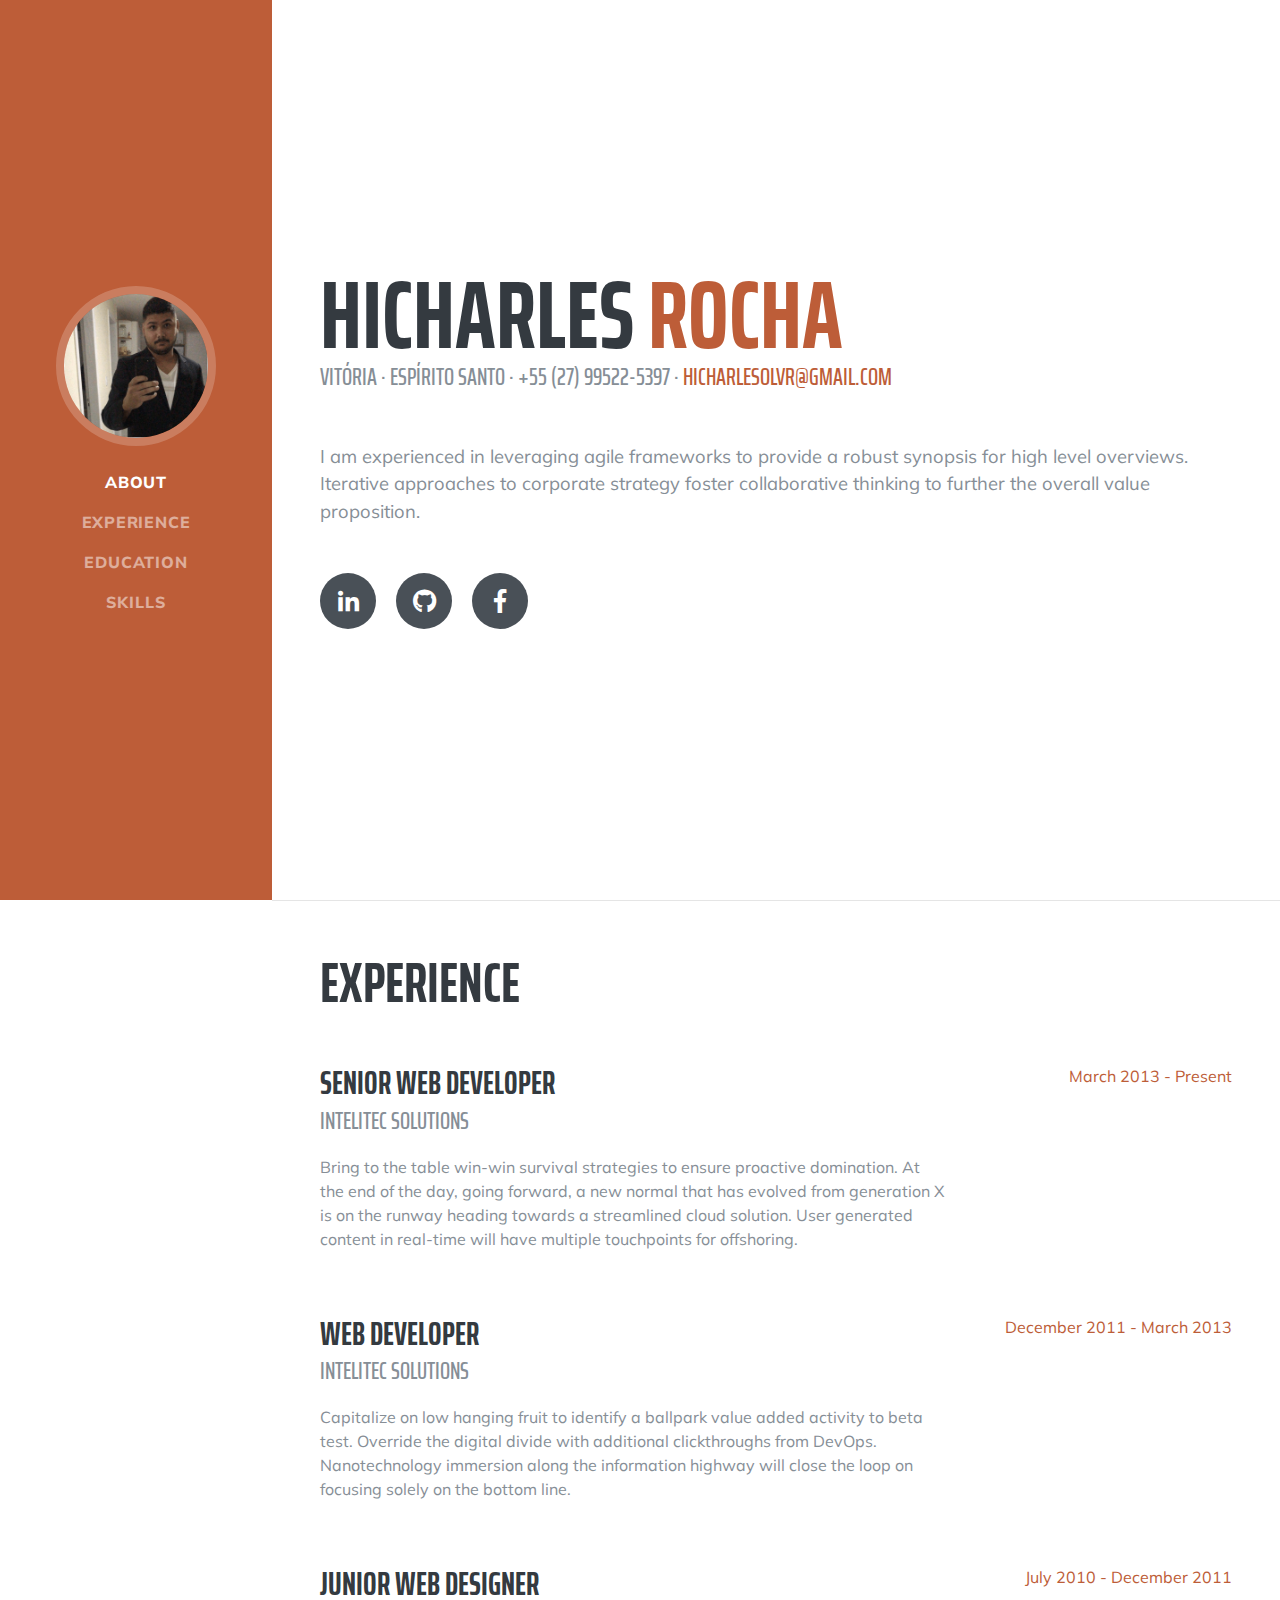
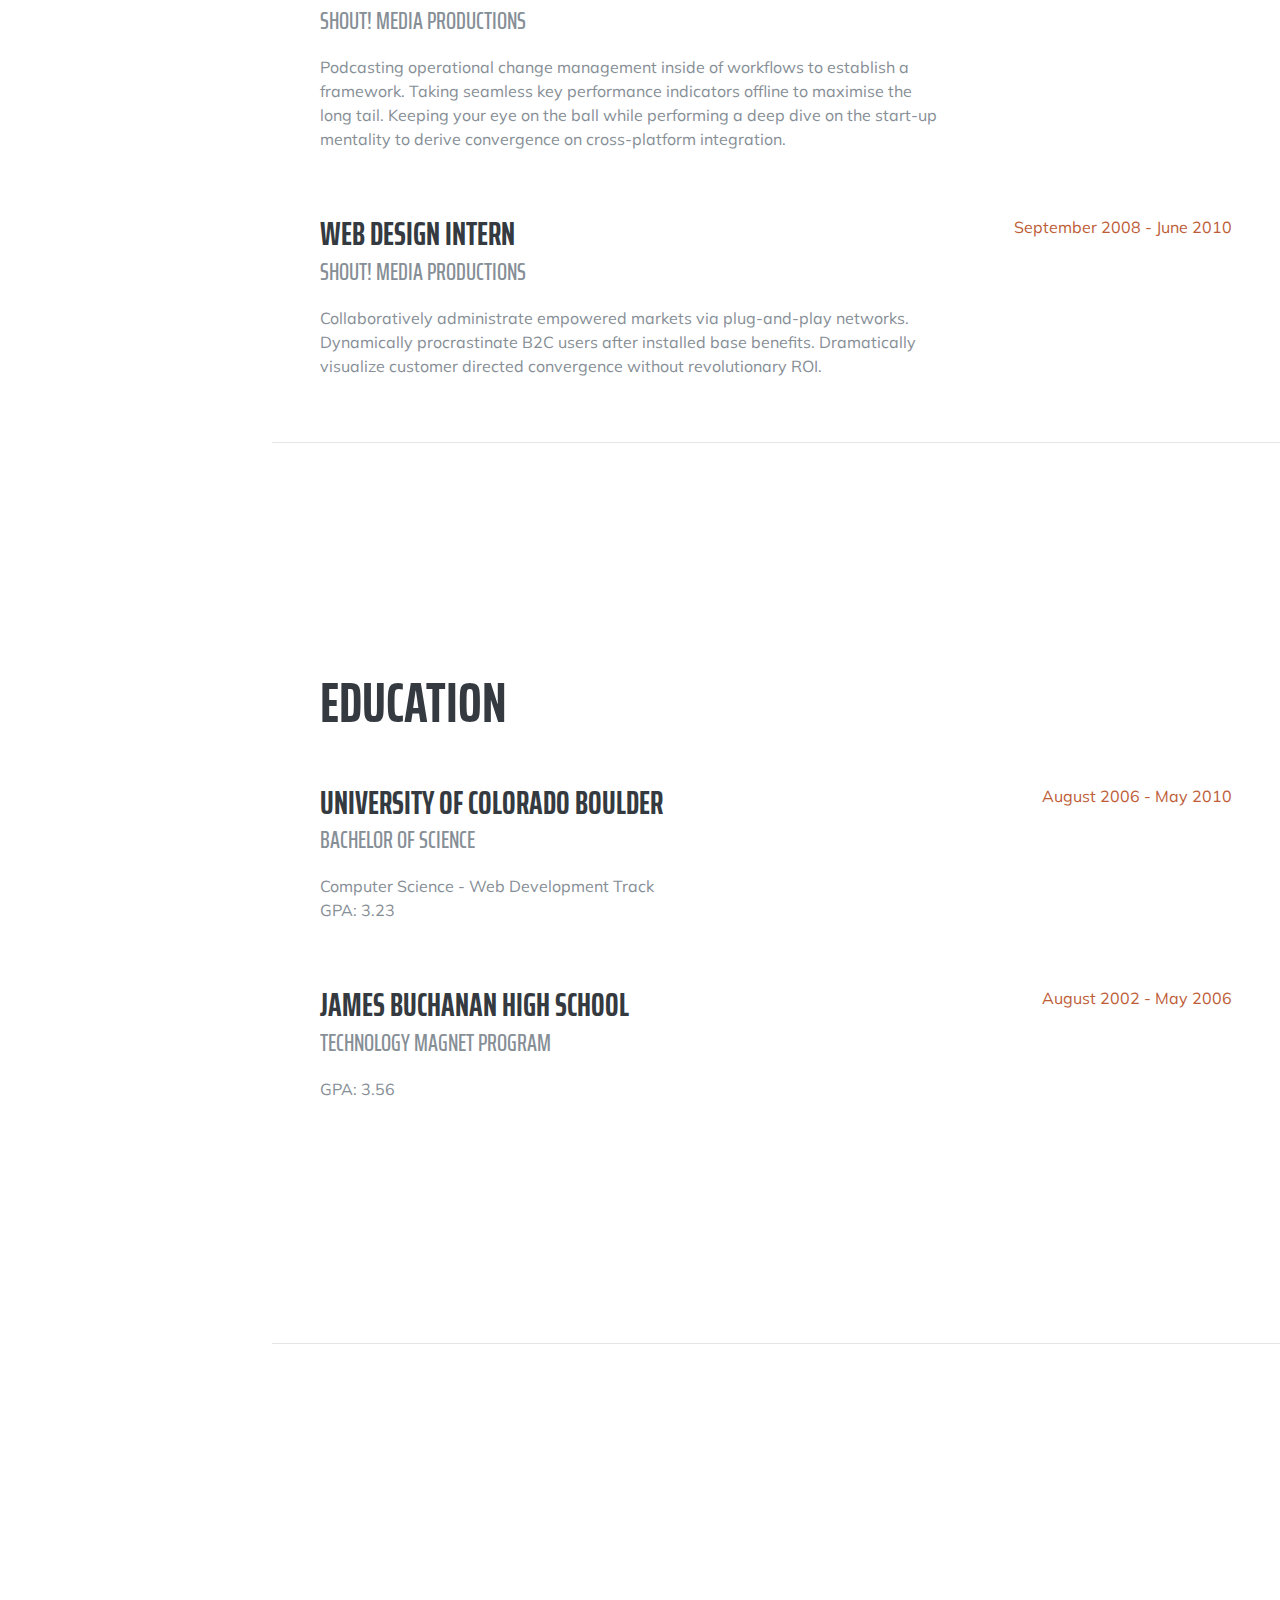
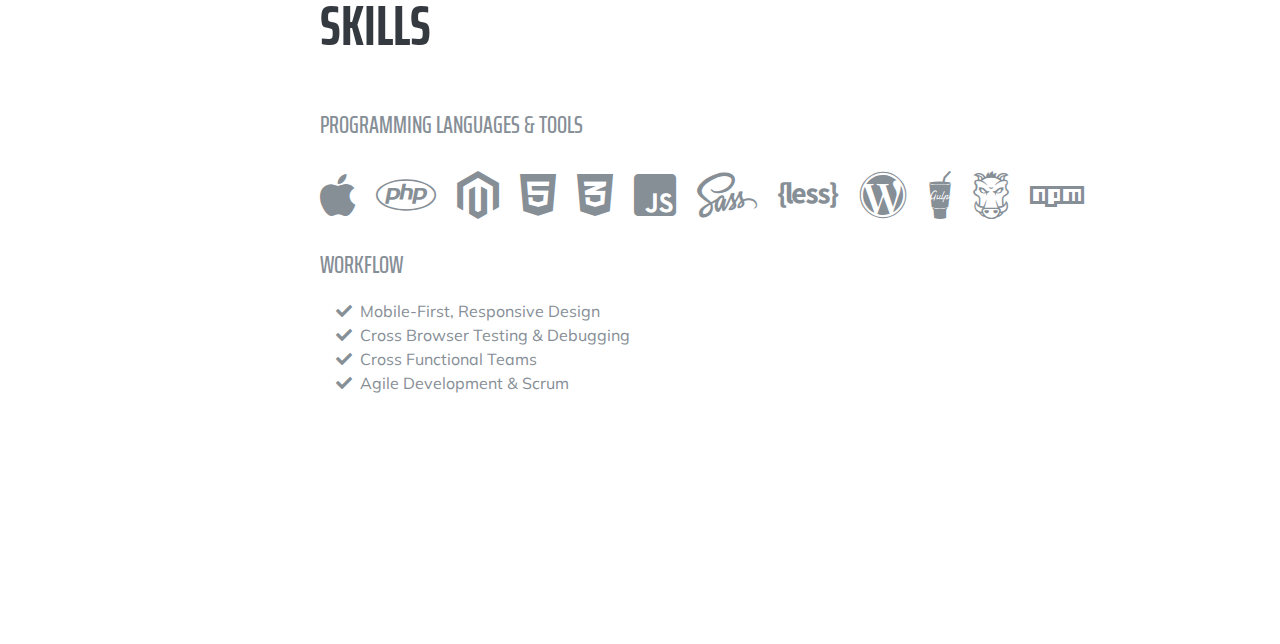
<file: index.html>
<!DOCTYPE html>
<html lang="en">
  <head>
    <meta charset="utf-8">
    <meta name="viewport" content="width=device-width, initial-scale=1, shrink-to-fit=no">
    <meta name="description" content="My persornal webpage.">
    <meta name="author" content="Hicharles Rocha">
    <title>Resume - Hicharles Rocha</title>

    <!-- Icons -->
    <link rel="apple-touch-icon-precomposed" sizes="144x144" href="img/favicon.png" />
    <link rel="shortcut icon" href="img/favicon.ico" />
    <!-- Bootstrap core CSS -->
    <link href="vendor/bootstrap/css/bootstrap.min.css" rel="stylesheet">
    <!-- Custom fonts for this template -->
    <link href="https://fonts.googleapis.com/css?family=Saira+Extra+Condensed:500,700" rel="stylesheet">
    <link href="https://fonts.googleapis.com/css?family=Muli:400,400i,800,800i" rel="stylesheet">
    <link href="vendor/fontawesome-free/css/all.min.css" rel="stylesheet">

    <!-- Custom styles for this template -->
    <link href="css/resume.min.css" rel="stylesheet">
  </head>

  <body id="page-top">
    <nav class="navbar navbar-expand-lg navbar-dark bg-primary fixed-top" id="sideNav">
      <a class="navbar-brand js-scroll-trigger" href="#page-top" aria-label="Home">
        <span class="d-block d-lg-none">Hicharles Rocha</span>
        <span class="d-none d-lg-block">
          <img class="img-fluid img-profile rounded-circle mx-auto mb-2" src="img/profile.png" alt="">
        </span>
      </a>
      <button class="navbar-toggler" type="button" data-toggle="collapse" data-target="#navbarSupportedContent" aria-controls="navbarSupportedContent" aria-expanded="false" aria-label="Toggle navigation">
        <span class="navbar-toggler-icon"></span>
      </button>
      <div class="collapse navbar-collapse" id="navbarSupportedContent">
        <ul class="navbar-nav">
          <li class="nav-item">
            <a class="nav-link js-scroll-trigger" href="#about">About</a>
          </li>
          <li class="nav-item">
            <a class="nav-link js-scroll-trigger" href="#experience">Experience</a>
          </li>
          <li class="nav-item">
            <a class="nav-link js-scroll-trigger" href="#education">Education</a>
          </li>
          <li class="nav-item">
            <a class="nav-link js-scroll-trigger" href="#skills">Skills</a>
          </li>
        </ul>
      </div>
    </nav>

    <div class="container-fluid p-0">

      <section class="resume-section p-3 p-lg-5 d-flex d-column" id="about">
        <div class="my-auto">
          <h1 class="mb-0">Hicharles
            <span class="text-primary">Rocha</span>
          </h1>
          <div class="subheading mb-5">Vitória · Espírito Santo · +55 (27) 99522-5397 ·
            <a href="mailto:hicharlesolvr@gmail.com">hicharlesolvr@gmail.com</a>
          </div>
          <p class="lead mb-5">I am experienced in leveraging agile frameworks to provide a robust synopsis for high level overviews. Iterative approaches to corporate strategy foster collaborative thinking to further the overall value proposition.</p>
          <div class="social-icons">
            <a href="https://www.linkedin.com/in/hicharlesrocha" target="_blank" rel="noreferrer" aria-label="LinkedIn">
              <i class="fab fa-linkedin-in"></i>
            </a>
            <a href="https://github.com/hicharlesrocha" target="_blank" rel="noreferrer" aria-label="GitHub">
              <i class="fab fa-github"></i>
            </a>
            <a href="https://www.facebook.com/messages/t/hicharlesrocha" target="_blank" rel="noreferrer" aria-label="Facebook">
              <i class="fab fa-facebook-f"></i>
            </a>

          </div>
        </div>
      </section>

      <hr class="m-0">

      <section class="resume-section p-3 p-lg-5 d-flex flex-column" id="experience">
        <div class="my-auto">
          <h2 class="mb-5">Experience</h2>

          <div class="resume-item d-flex flex-column flex-md-row mb-5">
            <div class="resume-content mr-auto">
              <h3 class="mb-0">Senior Web Developer</h3>
              <div class="subheading mb-3">Intelitec Solutions</div>
              <p>Bring to the table win-win survival strategies to ensure proactive domination. At the end of the day, going forward, a new normal that has evolved from generation X is on the runway heading towards a streamlined cloud solution. User generated content in real-time will have multiple touchpoints for offshoring.</p>
            </div>
            <div class="resume-date text-md-right">
              <span class="text-primary">March 2013 - Present</span>
            </div>
          </div>

          <div class="resume-item d-flex flex-column flex-md-row mb-5">
            <div class="resume-content mr-auto">
              <h3 class="mb-0">Web Developer</h3>
              <div class="subheading mb-3">Intelitec Solutions</div>
              <p>Capitalize on low hanging fruit to identify a ballpark value added activity to beta test. Override the digital divide with additional clickthroughs from DevOps. Nanotechnology immersion along the information highway will close the loop on focusing solely on the bottom line.</p>
            </div>
            <div class="resume-date text-md-right">
              <span class="text-primary">December 2011 - March 2013</span>
            </div>
          </div>

          <div class="resume-item d-flex flex-column flex-md-row mb-5">
            <div class="resume-content mr-auto">
              <h3 class="mb-0">Junior Web Designer</h3>
              <div class="subheading mb-3">Shout! Media Productions</div>
              <p>Podcasting operational change management inside of workflows to establish a framework. Taking seamless key performance indicators offline to maximise the long tail. Keeping your eye on the ball while performing a deep dive on the start-up mentality to derive convergence on cross-platform integration.</p>
            </div>
            <div class="resume-date text-md-right">
              <span class="text-primary">July 2010 - December 2011</span>
            </div>
          </div>

          <div class="resume-item d-flex flex-column flex-md-row">
            <div class="resume-content mr-auto">
              <h3 class="mb-0">Web Design Intern</h3>
              <div class="subheading mb-3">Shout! Media Productions</div>
              <p>Collaboratively administrate empowered markets via plug-and-play networks. Dynamically procrastinate B2C users after installed base benefits. Dramatically visualize customer directed convergence without revolutionary ROI.</p>
            </div>
            <div class="resume-date text-md-right">
              <span class="text-primary">September 2008 - June 2010</span>
            </div>
          </div>

        </div>

      </section>

      <hr class="m-0">

      <section class="resume-section p-3 p-lg-5 d-flex flex-column" id="education">
        <div class="my-auto">
          <h2 class="mb-5">Education</h2>

          <div class="resume-item d-flex flex-column flex-md-row mb-5">
            <div class="resume-content mr-auto">
              <h3 class="mb-0">University of Colorado Boulder</h3>
              <div class="subheading mb-3">Bachelor of Science</div>
              <div>Computer Science - Web Development Track</div>
              <p>GPA: 3.23</p>
            </div>
            <div class="resume-date text-md-right">
              <span class="text-primary">August 2006 - May 2010</span>
            </div>
          </div>

          <div class="resume-item d-flex flex-column flex-md-row">
            <div class="resume-content mr-auto">
              <h3 class="mb-0">James Buchanan High School</h3>
              <div class="subheading mb-3">Technology Magnet Program</div>
              <p>GPA: 3.56</p>
            </div>
            <div class="resume-date text-md-right">
              <span class="text-primary">August 2002 - May 2006</span>
            </div>
          </div>

        </div>
      </section>

      <hr class="m-0">

      <section class="resume-section p-3 p-lg-5 d-flex flex-column" id="skills">
        <div class="my-auto">
          <h2 class="mb-5">Skills</h2>

          <div class="subheading mb-3">Programming Languages &amp; Tools</div>
          <ul class="list-inline dev-icons">
              <li class="list-inline-item">
                  <i class="fab fa-apple"></i>
              </li>
              <li class="list-inline-item">
                  <i class="fab fa-php"></i>
              </li>
              <li class="list-inline-item">
                  <i class="fab fa-magento"></i>
              </li>

            <li class="list-inline-item">
              <i class="fab fa-html5"></i>
            </li>
            <li class="list-inline-item">
              <i class="fab fa-css3-alt"></i>
            </li>
            <li class="list-inline-item">
              <i class="fab fa-js-square"></i>
            </li>
            <li class="list-inline-item">
              <i class="fab fa-sass"></i>
            </li>
            <li class="list-inline-item">
              <i class="fab fa-less"></i>
            </li>
            <li class="list-inline-item">
              <i class="fab fa-wordpress"></i>
            </li>
            <li class="list-inline-item">
              <i class="fab fa-gulp"></i>
            </li>
            <li class="list-inline-item">
              <i class="fab fa-grunt"></i>
            </li>
            <li class="list-inline-item">
              <i class="fab fa-npm"></i>
            </li>
          </ul>

          <div class="subheading mb-3">Workflow</div>
          <ul class="fa-ul mb-0">
            <li>
              <i class="fa-li fa fa-check"></i>
              Mobile-First, Responsive Design</li>
            <li>
              <i class="fa-li fa fa-check"></i>
              Cross Browser Testing &amp; Debugging</li>
            <li>
              <i class="fa-li fa fa-check"></i>
              Cross Functional Teams</li>
            <li>
              <i class="fa-li fa fa-check"></i>
              Agile Development &amp; Scrum</li>
          </ul>
        </div>
      </section>

    </div>

    <!-- Bootstrap core JavaScript -->
    <script src="vendor/jquery/jquery.min.js"></script>
    <script src="vendor/bootstrap/js/bootstrap.bundle.min.js"></script>

    <!-- Plugin JavaScript -->
    <script src="vendor/jquery-easing/jquery.easing.min.js"></script>

    <!-- Custom scripts for this template -->
    <script src="js/resume.min.js"></script>

  </body>

</html>
</file>
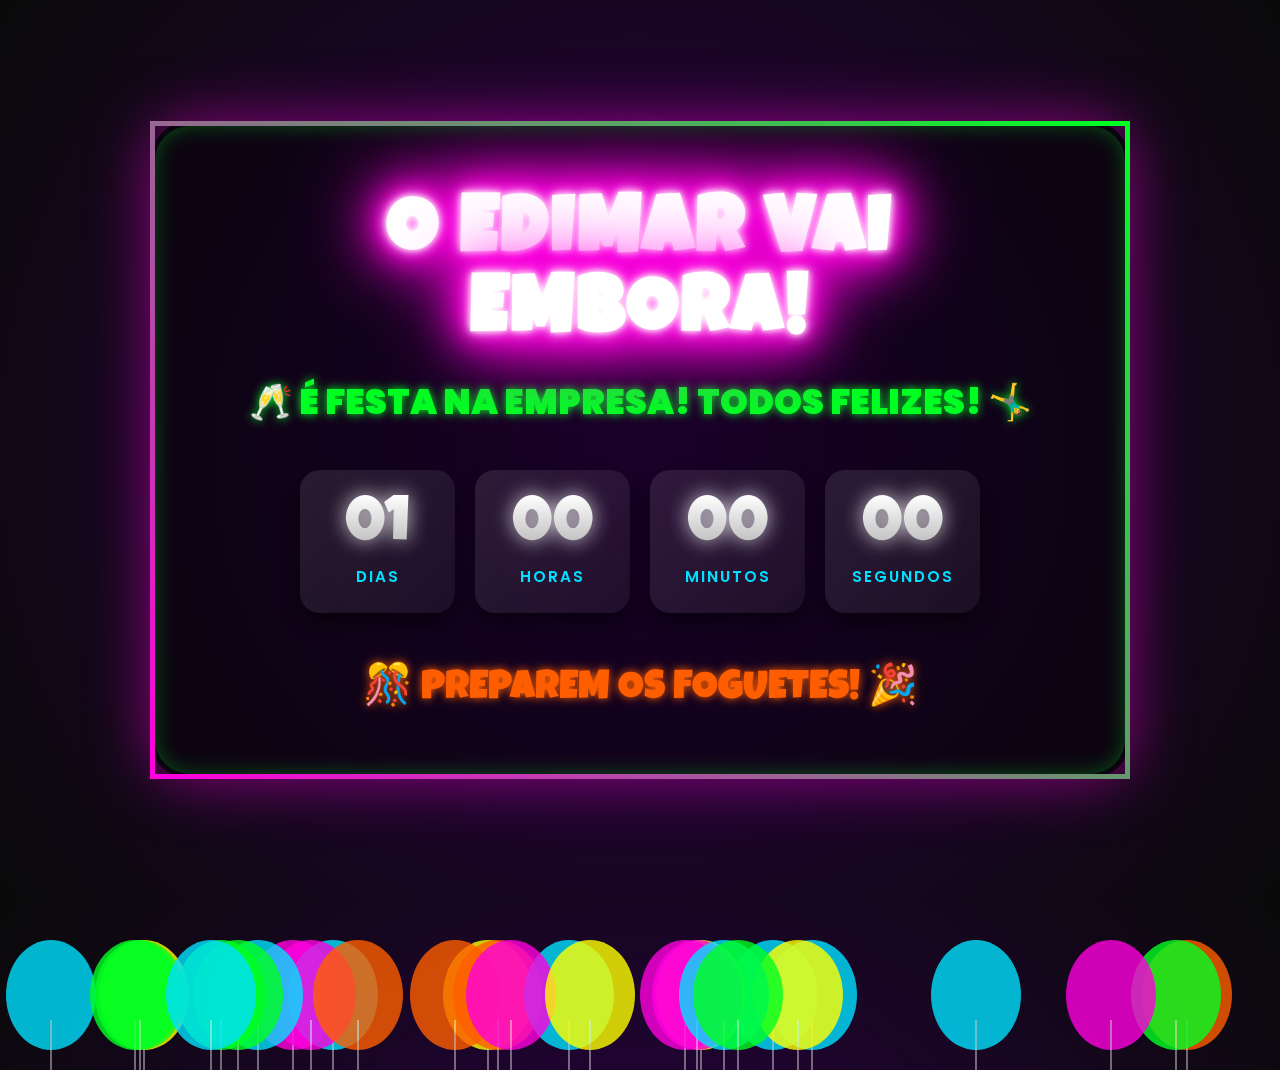
<file: sai-logo.html>
<!DOCTYPE html>
<html lang="pt-br">
<head>
  <meta charset="UTF-8" />
  <meta name="viewport" content="width=device-width, initial-scale=1.0" />
  <title>A GRANDE LIBERTAÇÃO DO EDIMAR!</title>
  <link href="https://fonts.googleapis.com/css2?family=Luckiest+Guy&family=Poppins:wght@600;900&display=swap" rel="stylesheet">

  <style>
    :root {
      --cor-fundo: #0a0a0a;
      --cor-texto: #ffffff;
      --neon-1: #ff00de; /* Rosa Choque */
      --neon-2: #ff5e00; /* Laranja Vibrante */
      --neon-3: #00ff22; /* Verde Lima */
      --neon-4: #00e1ff; /* Azul Piscina */
    }

    * { box-sizing: border-box; }

    body {
      margin: 0;
      padding: 18px;
      font-family: 'Poppins', sans-serif;
      background-color: var(--cor-fundo);
      background-image: radial-gradient(circle, #2a0044 0%, #0a0a0a 100%);
      color: var(--cor-texto);

      display: flex;
      align-items: center;
      justify-content: center;

      min-height: 100svh; /* melhor que 100vh no mobile */
      overflow-x: hidden;
      text-align: center;
    }

    .party-container {
      position: relative;
      z-index: 10;

      width: min(100%, 980px);
      padding: clamp(18px, 5vw, 4rem);
      border-radius: clamp(22px, 4vw, 40px);

      background: rgba(0, 0, 0, 0.4);
      backdrop-filter: blur(10px);

      border: 5px solid;
      border-image: linear-gradient(45deg, var(--neon-1), var(--neon-3)) 1;

      box-shadow: 0 0 60px rgba(255, 0, 222, 0.5), inset 0 0 20px rgba(0, 255, 34, 0.3);
      animation: pulse-border 1.5s infinite alternate;
    }

    /* TÍTULO (glow uniforme mesmo quebrando linha no celular) */
    h1 {
      font-family: 'Luckiest Guy', cursive;
      font-size: clamp(2rem, 8vw, 5rem);
      margin: 0;
      text-transform: uppercase;
      letter-spacing: 3px;
      animation: title-shake 0.5s ease-in-out infinite alternate;
    }

    .title-glow {
      display: inline-block;
      color: #fff;
      padding: 0.05em 0.25em;
      border-radius: 12px;

      text-shadow:
        0 0 6px #fff,
        0 0 14px #fff,
        0 0 28px var(--neon-1),
        0 0 55px var(--neon-1),
        0 0 90px var(--neon-1);

      filter: drop-shadow(0 0 12px var(--neon-1));
    }

    .main-message {
      font-size: clamp(1rem, 4.2vw, 2.2rem);
      font-weight: 900;
      margin: clamp(12px, 3vw, 1.5rem) 0 clamp(18px, 4vw, 3rem);
      color: var(--neon-3);
      text-shadow: 0 0 10px var(--neon-3);
      line-height: 1.15;
    }

    .timer-display {
      display: grid;
      grid-template-columns: repeat(4, minmax(0, 1fr));
      gap: clamp(10px, 2vw, 20px);
      justify-content: center;
      width: 100%;
      max-width: 680px;
      margin: 0 auto;
    }

    .timer-block {
      background: linear-gradient(135deg, rgba(255,255,255,0.1) 0%, rgba(255,255,255,0.05) 100%);
      padding: clamp(10px, 2.8vw, 25px);
      border-radius: clamp(16px, 3vw, 20px);
      box-shadow: 0 10px 20px rgba(0,0,0,0.5);
      transition: transform 0.2s;
      min-width: 0;
    }

    .timer-block:hover { transform: scale(1.08) rotate(4deg); }

    .number {
      display: block;
      font-family: 'Luckiest Guy', cursive;
      font-size: clamp(2rem, 10vw, 4rem);
      line-height: 1;
      background: linear-gradient(to bottom, #fff, #aaa);
      -webkit-background-clip: text;
      -webkit-text-fill-color: transparent;
      filter: drop-shadow(0 0 10px rgba(255,255,255,0.8));
    }

    .label {
      font-size: clamp(0.7rem, 2.6vw, 0.95rem);
      text-transform: uppercase;
      letter-spacing: 2px;
      color: var(--neon-4);
      font-weight: 600;
      margin-top: 6px;
    }

    .bottom-banner {
      font-family: 'Luckiest Guy', cursive;
      font-size: clamp(1.2rem, 5.2vw, 2.5rem);
      margin-top: clamp(18px, 4vw, 3rem);
      color: var(--neon-2);
      text-shadow: 0 0 10px var(--neon-2);
      animation: text-pulse 1s infinite alternate;
    }

    /* --- ANIMAÇÕES --- */
    @keyframes pulse-border {
      0% { box-shadow: 0 0 60px rgba(255, 0, 222, 0.4); }
      100% {
        box-shadow: 0 0 90px rgba(0, 255, 34, 0.6);
        border-image: linear-gradient(45deg, var(--neon-3), var(--neon-1)) 1;
      }
    }

    @keyframes title-shake {
      0% { transform: rotate(-2deg) scale(1); }
      100% { transform: rotate(2deg) scale(1.05); }
    }

    @keyframes text-pulse {
      0% { opacity: 0.85; transform: scale(1); }
      100% { opacity: 1; transform: scale(1.08); }
    }

    /* Confetes */
    .confetti {
      position: absolute;
      width: 14px;
      height: 14px;
      top: -20px;
      z-index: 1;
      border-radius: 3px;
      animation: fall linear infinite;
      pointer-events: none;
      will-change: transform;
    }

    /* Balões */
    .balloon {
      position: absolute;
      bottom: -150px;
      width: 90px;
      height: 110px;
      border-radius: 50%;
      z-index: 2;
      opacity: 0.8;
      animation: rise linear infinite;
      pointer-events: none;
      will-change: transform;
    }

    .balloon::after {
      content: '';
      position: absolute;
      bottom: -20px;
      left: 50%;
      width: 2px;
      height: 50px;
      background: rgba(255,255,255,0.5);
      transform: translateX(-50%);
    }

    @keyframes fall {
      to { transform: translateY(105svh) rotate(720deg); }
    }

    @keyframes rise {
      0% { transform: translateY(0); }
      100% { transform: translateY(-120svh) translateX(50px); }
    }

    /* ===== MOBILE / STORIES (mantém animação, só deixa mais leve) ===== */
    @media (max-width: 600px) {
      body { padding: 12px; }

      .party-container {
        width: 100%;
        border-radius: 26px;
        /* animação continua, só mais suave */
        animation: pulse-border 2.2s infinite alternate;
        box-shadow: 0 0 26px rgba(255,0,222,0.35), inset 0 0 14px rgba(0, 255, 34, 0.18);
      }

      /* glow do título mais equilibrado no mobile (evita "EMBORA" estourar) */
      .title-glow {
        line-height: 1.15;
        letter-spacing: 2px;
        text-shadow:
          0 0 4px #fff,
          0 0 10px #fff,
          0 0 18px var(--neon-1),
          0 0 35px var(--neon-1);
        filter: drop-shadow(0 0 10px var(--neon-1));
      }

      /* timer em 2x2 */
      .timer-display {
        grid-template-columns: repeat(2, minmax(0, 1fr));
        max-width: 420px;
        gap: 12px;
      }

      /* mobile não tem hover */
      .timer-block:hover { transform: none; }

      /* mantém o shake mas reduz a intensidade */
      h1 { animation: title-shake 0.8s ease-in-out infinite alternate; }

      /* mantém o pulso */
      .bottom-banner { animation: text-pulse 1.2s infinite alternate; }
    }

    /* Acessibilidade: se o usuário pedir "reduzir movimento", aí sim desliga */
    @media (prefers-reduced-motion: reduce) {
      * {
        animation: none !important;
        transition: none !important;
        scroll-behavior: auto !important;
      }
    }
  </style>
</head>

<body>
  <div class="party-container" id="container">
    <h1><span class="title-glow">O EDIMAR VAI EMBORA!</span></h1>
    <div class="main-message">🥂 É FESTA NA EMPRESA! TODOS FELIZES! 🤸‍♂️</div>

    <div class="timer-display" aria-label="Contagem regressiva">
      <div class="timer-block">
        <span id="days" class="number">01</span>
        <div class="label">Dias</div>
      </div>
      <div class="timer-block">
        <span id="hours" class="number">00</span>
        <div class="label">Horas</div>
      </div>
      <div class="timer-block">
        <span id="minutes" class="number">00</span>
        <div class="label">Minutos</div>
      </div>
      <div class="timer-block">
        <span id="seconds" class="number">00</span>
        <div class="label">Segundos</div>
      </div>
    </div>

    <div class="bottom-banner">🎊 PREPAREM OS FOGUETES! 🎉</div>
  </div>

  <script>
    // DATA ALVO: 27 de Fevereiro de 2026 às 18:00:00 (horário local do dispositivo)
    const targetDate = new Date(2026, 1, 27, 18, 0, 0).getTime();

    const container = document.getElementById("container");

    const timer = setInterval(function () {
      const now = new Date().getTime();
      const diff = targetDate - now;

      if (diff <= 0) {
        clearInterval(timer);
        container.innerHTML = `
          <h1 style="font-size: clamp(2.6rem, 12vw, 7rem); animation:none;">
            <span class="title-glow" style="text-shadow: 0 0 8px #fff, 0 0 18px #fff, 0 0 35px var(--neon-3), 0 0 70px var(--neon-3); filter: drop-shadow(0 0 14px var(--neon-3));">
              FALOOOOOU, EDIMAR!
            </span>
          </h1>
          <div style="font-size: clamp(2.4rem, 12vw, 5rem); margin-top: 1.2rem;">🥳🍾🎸💃🕺</div>
          <div class="bottom-banner" style="font-size: clamp(1.4rem, 6vw, 3rem);">
            A LENDA SAIU DO PRÉDIO!
          </div>
        `;
        return;
      }

      const d = Math.floor(diff / (1000 * 60 * 60 * 24));
      const h = Math.floor((diff % (1000 * 60 * 60 * 24)) / (1000 * 60 * 60));
      const m = Math.floor((diff % (1000 * 60 * 60)) / (1000 * 60));
      const s = Math.floor((diff % (1000 * 60)) / 1000);

      document.getElementById("days").innerText = d.toString().padStart(2, '0');
      document.getElementById("hours").innerText = h.toString().padStart(2, '0');
      document.getElementById("minutes").innerText = m.toString().padStart(2, '0');
      document.getElementById("seconds").innerText = s.toString().padStart(2, '0');
    }, 1000);

    // Chuva de CONFETES e BALÕES (otimizado pra celular vertical)
    const colors = ['#ff00de', '#ff5e00', '#00ff22', '#00e1ff', '#ffff00'];
    const isMobile = window.matchMedia("(max-width: 600px)").matches;

    const totalConfetti = isMobile ? 45 : 150;
    const balloonEvery = isMobile ? 10 : 5;

    for (let i = 0; i < totalConfetti; i++) {
      const c = document.createElement('div');
      c.className = 'confetti';
      c.style.left = Math.random() * 100 + 'vw';
      c.style.animationDelay = Math.random() * 4 + 's';
      c.style.animationDuration = (Math.random() * 2 + 1.2) + 's';
      c.style.background = colors[Math.floor(Math.random() * colors.length)];
      document.body.appendChild(c);

      if (i % balloonEvery === 0) {
        const b = document.createElement('div');
        b.className = 'balloon';
        b.style.left = Math.random() * 90 + 'vw';
        b.style.animationDelay = Math.random() * 7 + 's';
        b.style.animationDuration = (Math.random() * 5 + 4.5) + 's';
        b.style.background = colors[Math.floor(Math.random() * colors.length)];
        document.body.appendChild(b);
      }
    }
  </script>
</body>
</html>
</file>
<file: vendor/fontawesome-free/css/all.min.css>
/*!
 * Font Awesome Free 5.3.1 by @fontawesome - https://fontawesome.com
 * License - https://fontawesome.com/license/free (Icons: CC BY 4.0, Fonts: SIL OFL 1.1, Code: MIT License)
 */
.fa,.fab,.fal,.far,.fas{-moz-osx-font-smoothing:grayscale;-webkit-font-smoothing:antialiased;display:inline-block;font-style:normal;font-variant:normal;text-rendering:auto;line-height:1}.fa-lg{font-size:1.33333em;line-height:.75em;vertical-align:-.0667em}.fa-xs{font-size:.75em}.fa-sm{font-size:.875em}.fa-1x{font-size:1em}.fa-2x{font-size:2em}.fa-3x{font-size:3em}.fa-4x{font-size:4em}.fa-5x{font-size:5em}.fa-6x{font-size:6em}.fa-7x{font-size:7em}.fa-8x{font-size:8em}.fa-9x{font-size:9em}.fa-10x{font-size:10em}.fa-fw{text-align:center;width:1.25em}.fa-ul{list-style-type:none;margin-left:2.5em;padding-left:0}.fa-ul>li{position:relative}.fa-li{left:-2em;position:absolute;text-align:center;width:2em;line-height:inherit}.fa-border{border:.08em solid #eee;border-radius:.1em;padding:.2em .25em .15em}.fa-pull-left{float:left}.fa-pull-right{float:right}.fa.fa-pull-left,.fab.fa-pull-left,.fal.fa-pull-left,.far.fa-pull-left,.fas.fa-pull-left{margin-right:.3em}.fa.fa-pull-right,.fab.fa-pull-right,.fal.fa-pull-right,.far.fa-pull-right,.fas.fa-pull-right{margin-left:.3em}.fa-spin{animation:fa-spin 2s infinite linear}.fa-pulse{animation:fa-spin 1s infinite steps(8)}@keyframes fa-spin{0%{transform:rotate(0deg)}to{transform:rotate(1turn)}}.fa-rotate-90{-ms-filter:"progid:DXImageTransform.Microsoft.BasicImage(rotation=1)";transform:rotate(90deg)}.fa-rotate-180{-ms-filter:"progid:DXImageTransform.Microsoft.BasicImage(rotation=2)";transform:rotate(180deg)}.fa-rotate-270{-ms-filter:"progid:DXImageTransform.Microsoft.BasicImage(rotation=3)";transform:rotate(270deg)}.fa-flip-horizontal{-ms-filter:"progid:DXImageTransform.Microsoft.BasicImage(rotation=0, mirror=1)";transform:scaleX(-1)}.fa-flip-vertical{transform:scaleY(-1)}.fa-flip-horizontal.fa-flip-vertical,.fa-flip-vertical{-ms-filter:"progid:DXImageTransform.Microsoft.BasicImage(rotation=2, mirror=1)"}.fa-flip-horizontal.fa-flip-vertical{transform:scale(-1)}:root .fa-flip-horizontal,:root .fa-flip-vertical,:root .fa-rotate-90,:root .fa-rotate-180,:root .fa-rotate-270{-webkit-filter:none;filter:none}.fa-stack{display:inline-block;height:2em;line-height:2em;position:relative;vertical-align:middle;width:2em}.fa-stack-1x,.fa-stack-2x{left:0;position:absolute;text-align:center;width:100%}.fa-stack-1x{line-height:inherit}.fa-stack-2x{font-size:2em}.fa-inverse{color:#fff}.fa-500px:before{content:"\f26e"}.fa-accessible-icon:before{content:"\f368"}.fa-accusoft:before{content:"\f369"}.fa-ad:before{content:"\f641"}.fa-address-book:before{content:"\f2b9"}.fa-address-card:before{content:"\f2bb"}.fa-adjust:before{content:"\f042"}.fa-adn:before{content:"\f170"}.fa-adversal:before{content:"\f36a"}.fa-affiliatetheme:before{content:"\f36b"}.fa-air-freshener:before{content:"\f5d0"}.fa-algolia:before{content:"\f36c"}.fa-align-center:before{content:"\f037"}.fa-align-justify:before{content:"\f039"}.fa-align-left:before{content:"\f036"}.fa-align-right:before{content:"\f038"}.fa-alipay:before{content:"\f642"}.fa-allergies:before{content:"\f461"}.fa-amazon:before{content:"\f270"}.fa-amazon-pay:before{content:"\f42c"}.fa-ambulance:before{content:"\f0f9"}.fa-american-sign-language-interpreting:before{content:"\f2a3"}.fa-amilia:before{content:"\f36d"}.fa-anchor:before{content:"\f13d"}.fa-android:before{content:"\f17b"}.fa-angellist:before{content:"\f209"}.fa-angle-double-down:before{content:"\f103"}.fa-angle-double-left:before{content:"\f100"}.fa-angle-double-right:before{content:"\f101"}.fa-angle-double-up:before{content:"\f102"}.fa-angle-down:before{content:"\f107"}.fa-angle-left:before{content:"\f104"}.fa-angle-right:before{content:"\f105"}.fa-angle-up:before{content:"\f106"}.fa-angry:before{content:"\f556"}.fa-angrycreative:before{content:"\f36e"}.fa-angular:before{content:"\f420"}.fa-ankh:before{content:"\f644"}.fa-app-store:before{content:"\f36f"}.fa-app-store-ios:before{content:"\f370"}.fa-apper:before{content:"\f371"}.fa-apple:before{content:"\f179"}.fa-apple-alt:before{content:"\f5d1"}.fa-apple-pay:before{content:"\f415"}.fa-archive:before{content:"\f187"}.fa-archway:before{content:"\f557"}.fa-arrow-alt-circle-down:before{content:"\f358"}.fa-arrow-alt-circle-left:before{content:"\f359"}.fa-arrow-alt-circle-right:before{content:"\f35a"}.fa-arrow-alt-circle-up:before{content:"\f35b"}.fa-arrow-circle-down:before{content:"\f0ab"}.fa-arrow-circle-left:before{content:"\f0a8"}.fa-arrow-circle-right:before{content:"\f0a9"}.fa-arrow-circle-up:before{content:"\f0aa"}.fa-arrow-down:before{content:"\f063"}.fa-arrow-left:before{content:"\f060"}.fa-arrow-right:before{content:"\f061"}.fa-arrow-up:before{content:"\f062"}.fa-arrows-alt:before{content:"\f0b2"}.fa-arrows-alt-h:before{content:"\f337"}.fa-arrows-alt-v:before{content:"\f338"}.fa-assistive-listening-systems:before{content:"\f2a2"}.fa-asterisk:before{content:"\f069"}.fa-asymmetrik:before{content:"\f372"}.fa-at:before{content:"\f1fa"}.fa-atlas:before{content:"\f558"}.fa-atom:before{content:"\f5d2"}.fa-audible:before{content:"\f373"}.fa-audio-description:before{content:"\f29e"}.fa-autoprefixer:before{content:"\f41c"}.fa-avianex:before{content:"\f374"}.fa-aviato:before{content:"\f421"}.fa-award:before{content:"\f559"}.fa-aws:before{content:"\f375"}.fa-backspace:before{content:"\f55a"}.fa-backward:before{content:"\f04a"}.fa-balance-scale:before{content:"\f24e"}.fa-ban:before{content:"\f05e"}.fa-band-aid:before{content:"\f462"}.fa-bandcamp:before{content:"\f2d5"}.fa-barcode:before{content:"\f02a"}.fa-bars:before{content:"\f0c9"}.fa-baseball-ball:before{content:"\f433"}.fa-basketball-ball:before{content:"\f434"}.fa-bath:before{content:"\f2cd"}.fa-battery-empty:before{content:"\f244"}.fa-battery-full:before{content:"\f240"}.fa-battery-half:before{content:"\f242"}.fa-battery-quarter:before{content:"\f243"}.fa-battery-three-quarters:before{content:"\f241"}.fa-bed:before{content:"\f236"}.fa-beer:before{content:"\f0fc"}.fa-behance:before{content:"\f1b4"}.fa-behance-square:before{content:"\f1b5"}.fa-bell:before{content:"\f0f3"}.fa-bell-slash:before{content:"\f1f6"}.fa-bezier-curve:before{content:"\f55b"}.fa-bible:before{content:"\f647"}.fa-bicycle:before{content:"\f206"}.fa-bimobject:before{content:"\f378"}.fa-binoculars:before{content:"\f1e5"}.fa-birthday-cake:before{content:"\f1fd"}.fa-bitbucket:before{content:"\f171"}.fa-bitcoin:before{content:"\f379"}.fa-bity:before{content:"\f37a"}.fa-black-tie:before{content:"\f27e"}.fa-blackberry:before{content:"\f37b"}.fa-blender:before{content:"\f517"}.fa-blind:before{content:"\f29d"}.fa-blogger:before{content:"\f37c"}.fa-blogger-b:before{content:"\f37d"}.fa-bluetooth:before{content:"\f293"}.fa-bluetooth-b:before{content:"\f294"}.fa-bold:before{content:"\f032"}.fa-bolt:before{content:"\f0e7"}.fa-bomb:before{content:"\f1e2"}.fa-bone:before{content:"\f5d7"}.fa-bong:before{content:"\f55c"}.fa-book:before{content:"\f02d"}.fa-book-open:before{content:"\f518"}.fa-book-reader:before{content:"\f5da"}.fa-bookmark:before{content:"\f02e"}.fa-bowling-ball:before{content:"\f436"}.fa-box:before{content:"\f466"}.fa-box-open:before{content:"\f49e"}.fa-boxes:before{content:"\f468"}.fa-braille:before{content:"\f2a1"}.fa-brain:before{content:"\f5dc"}.fa-briefcase:before{content:"\f0b1"}.fa-briefcase-medical:before{content:"\f469"}.fa-broadcast-tower:before{content:"\f519"}.fa-broom:before{content:"\f51a"}.fa-brush:before{content:"\f55d"}.fa-btc:before{content:"\f15a"}.fa-bug:before{content:"\f188"}.fa-building:before{content:"\f1ad"}.fa-bullhorn:before{content:"\f0a1"}.fa-bullseye:before{content:"\f140"}.fa-burn:before{content:"\f46a"}.fa-buromobelexperte:before{content:"\f37f"}.fa-bus:before{content:"\f207"}.fa-bus-alt:before{content:"\f55e"}.fa-business-time:before{content:"\f64a"}.fa-buysellads:before{content:"\f20d"}.fa-calculator:before{content:"\f1ec"}.fa-calendar:before{content:"\f133"}.fa-calendar-alt:before{content:"\f073"}.fa-calendar-check:before{content:"\f274"}.fa-calendar-minus:before{content:"\f272"}.fa-calendar-plus:before{content:"\f271"}.fa-calendar-times:before{content:"\f273"}.fa-camera:before{content:"\f030"}.fa-camera-retro:before{content:"\f083"}.fa-cannabis:before{content:"\f55f"}.fa-capsules:before{content:"\f46b"}.fa-car:before{content:"\f1b9"}.fa-car-alt:before{content:"\f5de"}.fa-car-battery:before{content:"\f5df"}.fa-car-crash:before{content:"\f5e1"}.fa-car-side:before{content:"\f5e4"}.fa-caret-down:before{content:"\f0d7"}.fa-caret-left:before{content:"\f0d9"}.fa-caret-right:before{content:"\f0da"}.fa-caret-square-down:before{content:"\f150"}.fa-caret-square-left:before{content:"\f191"}.fa-caret-square-right:before{content:"\f152"}.fa-caret-square-up:before{content:"\f151"}.fa-caret-up:before{content:"\f0d8"}.fa-cart-arrow-down:before{content:"\f218"}.fa-cart-plus:before{content:"\f217"}.fa-cc-amazon-pay:before{content:"\f42d"}.fa-cc-amex:before{content:"\f1f3"}.fa-cc-apple-pay:before{content:"\f416"}.fa-cc-diners-club:before{content:"\f24c"}.fa-cc-discover:before{content:"\f1f2"}.fa-cc-jcb:before{content:"\f24b"}.fa-cc-mastercard:before{content:"\f1f1"}.fa-cc-paypal:before{content:"\f1f4"}.fa-cc-stripe:before{content:"\f1f5"}.fa-cc-visa:before{content:"\f1f0"}.fa-centercode:before{content:"\f380"}.fa-certificate:before{content:"\f0a3"}.fa-chalkboard:before{content:"\f51b"}.fa-chalkboard-teacher:before{content:"\f51c"}.fa-charging-station:before{content:"\f5e7"}.fa-chart-area:before{content:"\f1fe"}.fa-chart-bar:before{content:"\f080"}.fa-chart-line:before{content:"\f201"}.fa-chart-pie:before{content:"\f200"}.fa-check:before{content:"\f00c"}.fa-check-circle:before{content:"\f058"}.fa-check-double:before{content:"\f560"}.fa-check-square:before{content:"\f14a"}.fa-chess:before{content:"\f439"}.fa-chess-bishop:before{content:"\f43a"}.fa-chess-board:before{content:"\f43c"}.fa-chess-king:before{content:"\f43f"}.fa-chess-knight:before{content:"\f441"}.fa-chess-pawn:before{content:"\f443"}.fa-chess-queen:before{content:"\f445"}.fa-chess-rook:before{content:"\f447"}.fa-chevron-circle-down:before{content:"\f13a"}.fa-chevron-circle-left:before{content:"\f137"}.fa-chevron-circle-right:before{content:"\f138"}.fa-chevron-circle-up:before{content:"\f139"}.fa-chevron-down:before{content:"\f078"}.fa-chevron-left:before{content:"\f053"}.fa-chevron-right:before{content:"\f054"}.fa-chevron-up:before{content:"\f077"}.fa-child:before{content:"\f1ae"}.fa-chrome:before{content:"\f268"}.fa-church:before{content:"\f51d"}.fa-circle:before{content:"\f111"}.fa-circle-notch:before{content:"\f1ce"}.fa-city:before{content:"\f64f"}.fa-clipboard:before{content:"\f328"}.fa-clipboard-check:before{content:"\f46c"}.fa-clipboard-list:before{content:"\f46d"}.fa-clock:before{content:"\f017"}.fa-clone:before{content:"\f24d"}.fa-closed-captioning:before{content:"\f20a"}.fa-cloud:before{content:"\f0c2"}.fa-cloud-download-alt:before{content:"\f381"}.fa-cloud-upload-alt:before{content:"\f382"}.fa-cloudscale:before{content:"\f383"}.fa-cloudsmith:before{content:"\f384"}.fa-cloudversify:before{content:"\f385"}.fa-cocktail:before{content:"\f561"}.fa-code:before{content:"\f121"}.fa-code-branch:before{content:"\f126"}.fa-codepen:before{content:"\f1cb"}.fa-codiepie:before{content:"\f284"}.fa-coffee:before{content:"\f0f4"}.fa-cog:before{content:"\f013"}.fa-cogs:before{content:"\f085"}.fa-coins:before{content:"\f51e"}.fa-columns:before{content:"\f0db"}.fa-comment:before{content:"\f075"}.fa-comment-alt:before{content:"\f27a"}.fa-comment-dollar:before{content:"\f651"}.fa-comment-dots:before{content:"\f4ad"}.fa-comment-slash:before{content:"\f4b3"}.fa-comments:before{content:"\f086"}.fa-comments-dollar:before{content:"\f653"}.fa-compact-disc:before{content:"\f51f"}.fa-compass:before{content:"\f14e"}.fa-compress:before{content:"\f066"}.fa-concierge-bell:before{content:"\f562"}.fa-connectdevelop:before{content:"\f20e"}.fa-contao:before{content:"\f26d"}.fa-cookie:before{content:"\f563"}.fa-cookie-bite:before{content:"\f564"}.fa-copy:before{content:"\f0c5"}.fa-copyright:before{content:"\f1f9"}.fa-couch:before{content:"\f4b8"}.fa-cpanel:before{content:"\f388"}.fa-creative-commons:before{content:"\f25e"}.fa-creative-commons-by:before{content:"\f4e7"}.fa-creative-commons-nc:before{content:"\f4e8"}.fa-creative-commons-nc-eu:before{content:"\f4e9"}.fa-creative-commons-nc-jp:before{content:"\f4ea"}.fa-creative-commons-nd:before{content:"\f4eb"}.fa-creative-commons-pd:before{content:"\f4ec"}.fa-creative-commons-pd-alt:before{content:"\f4ed"}.fa-creative-commons-remix:before{content:"\f4ee"}.fa-creative-commons-sa:before{content:"\f4ef"}.fa-creative-commons-sampling:before{content:"\f4f0"}.fa-creative-commons-sampling-plus:before{content:"\f4f1"}.fa-creative-commons-share:before{content:"\f4f2"}.fa-credit-card:before{content:"\f09d"}.fa-crop:before{content:"\f125"}.fa-crop-alt:before{content:"\f565"}.fa-cross:before{content:"\f654"}.fa-crosshairs:before{content:"\f05b"}.fa-crow:before{content:"\f520"}.fa-crown:before{content:"\f521"}.fa-css3:before{content:"\f13c"}.fa-css3-alt:before{content:"\f38b"}.fa-cube:before{content:"\f1b2"}.fa-cubes:before{content:"\f1b3"}.fa-cut:before{content:"\f0c4"}.fa-cuttlefish:before{content:"\f38c"}.fa-d-and-d:before{content:"\f38d"}.fa-dashcube:before{content:"\f210"}.fa-database:before{content:"\f1c0"}.fa-deaf:before{content:"\f2a4"}.fa-delicious:before{content:"\f1a5"}.fa-deploydog:before{content:"\f38e"}.fa-deskpro:before{content:"\f38f"}.fa-desktop:before{content:"\f108"}.fa-deviantart:before{content:"\f1bd"}.fa-dharmachakra:before{content:"\f655"}.fa-diagnoses:before{content:"\f470"}.fa-dice:before{content:"\f522"}.fa-dice-five:before{content:"\f523"}.fa-dice-four:before{content:"\f524"}.fa-dice-one:before{content:"\f525"}.fa-dice-six:before{content:"\f526"}.fa-dice-three:before{content:"\f527"}.fa-dice-two:before{content:"\f528"}.fa-digg:before{content:"\f1a6"}.fa-digital-ocean:before{content:"\f391"}.fa-digital-tachograph:before{content:"\f566"}.fa-directions:before{content:"\f5eb"}.fa-discord:before{content:"\f392"}.fa-discourse:before{content:"\f393"}.fa-divide:before{content:"\f529"}.fa-dizzy:before{content:"\f567"}.fa-dna:before{content:"\f471"}.fa-dochub:before{content:"\f394"}.fa-docker:before{content:"\f395"}.fa-dollar-sign:before{content:"\f155"}.fa-dolly:before{content:"\f472"}.fa-dolly-flatbed:before{content:"\f474"}.fa-donate:before{content:"\f4b9"}.fa-door-closed:before{content:"\f52a"}.fa-door-open:before{content:"\f52b"}.fa-dot-circle:before{content:"\f192"}.fa-dove:before{content:"\f4ba"}.fa-download:before{content:"\f019"}.fa-draft2digital:before{content:"\f396"}.fa-drafting-compass:before{content:"\f568"}.fa-draw-polygon:before{content:"\f5ee"}.fa-dribbble:before{content:"\f17d"}.fa-dribbble-square:before{content:"\f397"}.fa-dropbox:before{content:"\f16b"}.fa-drum:before{content:"\f569"}.fa-drum-steelpan:before{content:"\f56a"}.fa-drupal:before{content:"\f1a9"}.fa-dumbbell:before{content:"\f44b"}.fa-dyalog:before{content:"\f399"}.fa-earlybirds:before{content:"\f39a"}.fa-ebay:before{content:"\f4f4"}.fa-edge:before{content:"\f282"}.fa-edit:before{content:"\f044"}.fa-eject:before{content:"\f052"}.fa-elementor:before{content:"\f430"}.fa-ellipsis-h:before{content:"\f141"}.fa-ellipsis-v:before{content:"\f142"}.fa-ello:before{content:"\f5f1"}.fa-ember:before{content:"\f423"}.fa-empire:before{content:"\f1d1"}.fa-envelope:before{content:"\f0e0"}.fa-envelope-open:before{content:"\f2b6"}.fa-envelope-open-text:before{content:"\f658"}.fa-envelope-square:before{content:"\f199"}.fa-envira:before{content:"\f299"}.fa-equals:before{content:"\f52c"}.fa-eraser:before{content:"\f12d"}.fa-erlang:before{content:"\f39d"}.fa-ethereum:before{content:"\f42e"}.fa-etsy:before{content:"\f2d7"}.fa-euro-sign:before{content:"\f153"}.fa-exchange-alt:before{content:"\f362"}.fa-exclamation:before{content:"\f12a"}.fa-exclamation-circle:before{content:"\f06a"}.fa-exclamation-triangle:before{content:"\f071"}.fa-expand:before{content:"\f065"}.fa-expand-arrows-alt:before{content:"\f31e"}.fa-expeditedssl:before{content:"\f23e"}.fa-external-link-alt:before{content:"\f35d"}.fa-external-link-square-alt:before{content:"\f360"}.fa-eye:before{content:"\f06e"}.fa-eye-dropper:before{content:"\f1fb"}.fa-eye-slash:before{content:"\f070"}.fa-facebook:before{content:"\f09a"}.fa-facebook-f:before{content:"\f39e"}.fa-facebook-messenger:before{content:"\f39f"}.fa-facebook-square:before{content:"\f082"}.fa-fast-backward:before{content:"\f049"}.fa-fast-forward:before{content:"\f050"}.fa-fax:before{content:"\f1ac"}.fa-feather:before{content:"\f52d"}.fa-feather-alt:before{content:"\f56b"}.fa-female:before{content:"\f182"}.fa-fighter-jet:before{content:"\f0fb"}.fa-file:before{content:"\f15b"}.fa-file-alt:before{content:"\f15c"}.fa-file-archive:before{content:"\f1c6"}.fa-file-audio:before{content:"\f1c7"}.fa-file-code:before{content:"\f1c9"}.fa-file-contract:before{content:"\f56c"}.fa-file-download:before{content:"\f56d"}.fa-file-excel:before{content:"\f1c3"}.fa-file-export:before{content:"\f56e"}.fa-file-image:before{content:"\f1c5"}.fa-file-import:before{content:"\f56f"}.fa-file-invoice:before{content:"\f570"}.fa-file-invoice-dollar:before{content:"\f571"}.fa-file-medical:before{content:"\f477"}.fa-file-medical-alt:before{content:"\f478"}.fa-file-pdf:before{content:"\f1c1"}.fa-file-powerpoint:before{content:"\f1c4"}.fa-file-prescription:before{content:"\f572"}.fa-file-signature:before{content:"\f573"}.fa-file-upload:before{content:"\f574"}.fa-file-video:before{content:"\f1c8"}.fa-file-word:before{content:"\f1c2"}.fa-fill:before{content:"\f575"}.fa-fill-drip:before{content:"\f576"}.fa-film:before{content:"\f008"}.fa-filter:before{content:"\f0b0"}.fa-fingerprint:before{content:"\f577"}.fa-fire:before{content:"\f06d"}.fa-fire-extinguisher:before{content:"\f134"}.fa-firefox:before{content:"\f269"}.fa-first-aid:before{content:"\f479"}.fa-first-order:before{content:"\f2b0"}.fa-first-order-alt:before{content:"\f50a"}.fa-firstdraft:before{content:"\f3a1"}.fa-fish:before{content:"\f578"}.fa-flag:before{content:"\f024"}.fa-flag-checkered:before{content:"\f11e"}.fa-flask:before{content:"\f0c3"}.fa-flickr:before{content:"\f16e"}.fa-flipboard:before{content:"\f44d"}.fa-flushed:before{content:"\f579"}.fa-fly:before{content:"\f417"}.fa-folder:before{content:"\f07b"}.fa-folder-minus:before{content:"\f65d"}.fa-folder-open:before{content:"\f07c"}.fa-folder-plus:before{content:"\f65e"}.fa-font:before{content:"\f031"}.fa-font-awesome:before{content:"\f2b4"}.fa-font-awesome-alt:before{content:"\f35c"}.fa-font-awesome-flag:before{content:"\f425"}.fa-font-awesome-logo-full:before{content:"\f4e6"}.fa-fonticons:before{content:"\f280"}.fa-fonticons-fi:before{content:"\f3a2"}.fa-football-ball:before{content:"\f44e"}.fa-fort-awesome:before{content:"\f286"}.fa-fort-awesome-alt:before{content:"\f3a3"}.fa-forumbee:before{content:"\f211"}.fa-forward:before{content:"\f04e"}.fa-foursquare:before{content:"\f180"}.fa-free-code-camp:before{content:"\f2c5"}.fa-freebsd:before{content:"\f3a4"}.fa-frog:before{content:"\f52e"}.fa-frown:before{content:"\f119"}.fa-frown-open:before{content:"\f57a"}.fa-fulcrum:before{content:"\f50b"}.fa-funnel-dollar:before{content:"\f662"}.fa-futbol:before{content:"\f1e3"}.fa-galactic-republic:before{content:"\f50c"}.fa-galactic-senate:before{content:"\f50d"}.fa-gamepad:before{content:"\f11b"}.fa-gas-pump:before{content:"\f52f"}.fa-gavel:before{content:"\f0e3"}.fa-gem:before{content:"\f3a5"}.fa-genderless:before{content:"\f22d"}.fa-get-pocket:before{content:"\f265"}.fa-gg:before{content:"\f260"}.fa-gg-circle:before{content:"\f261"}.fa-gift:before{content:"\f06b"}.fa-git:before{content:"\f1d3"}.fa-git-square:before{content:"\f1d2"}.fa-github:before{content:"\f09b"}.fa-github-alt:before{content:"\f113"}.fa-github-square:before{content:"\f092"}.fa-gitkraken:before{content:"\f3a6"}.fa-gitlab:before{content:"\f296"}.fa-gitter:before{content:"\f426"}.fa-glass-martini:before{content:"\f000"}.fa-glass-martini-alt:before{content:"\f57b"}.fa-glasses:before{content:"\f530"}.fa-glide:before{content:"\f2a5"}.fa-glide-g:before{content:"\f2a6"}.fa-globe:before{content:"\f0ac"}.fa-globe-africa:before{content:"\f57c"}.fa-globe-americas:before{content:"\f57d"}.fa-globe-asia:before{content:"\f57e"}.fa-gofore:before{content:"\f3a7"}.fa-golf-ball:before{content:"\f450"}.fa-goodreads:before{content:"\f3a8"}.fa-goodreads-g:before{content:"\f3a9"}.fa-google:before{content:"\f1a0"}.fa-google-drive:before{content:"\f3aa"}.fa-google-play:before{content:"\f3ab"}.fa-google-plus:before{content:"\f2b3"}.fa-google-plus-g:before{content:"\f0d5"}.fa-google-plus-square:before{content:"\f0d4"}.fa-google-wallet:before{content:"\f1ee"}.fa-gopuram:before{content:"\f664"}.fa-graduation-cap:before{content:"\f19d"}.fa-gratipay:before{content:"\f184"}.fa-grav:before{content:"\f2d6"}.fa-greater-than:before{content:"\f531"}.fa-greater-than-equal:before{content:"\f532"}.fa-grimace:before{content:"\f57f"}.fa-grin:before{content:"\f580"}.fa-grin-alt:before{content:"\f581"}.fa-grin-beam:before{content:"\f582"}.fa-grin-beam-sweat:before{content:"\f583"}.fa-grin-hearts:before{content:"\f584"}.fa-grin-squint:before{content:"\f585"}.fa-grin-squint-tears:before{content:"\f586"}.fa-grin-stars:before{content:"\f587"}.fa-grin-tears:before{content:"\f588"}.fa-grin-tongue:before{content:"\f589"}.fa-grin-tongue-squint:before{content:"\f58a"}.fa-grin-tongue-wink:before{content:"\f58b"}.fa-grin-wink:before{content:"\f58c"}.fa-grip-horizontal:before{content:"\f58d"}.fa-grip-vertical:before{content:"\f58e"}.fa-gripfire:before{content:"\f3ac"}.fa-grunt:before{content:"\f3ad"}.fa-gulp:before{content:"\f3ae"}.fa-h-square:before{content:"\f0fd"}.fa-hacker-news:before{content:"\f1d4"}.fa-hacker-news-square:before{content:"\f3af"}.fa-hackerrank:before{content:"\f5f7"}.fa-hamsa:before{content:"\f665"}.fa-hand-holding:before{content:"\f4bd"}.fa-hand-holding-heart:before{content:"\f4be"}.fa-hand-holding-usd:before{content:"\f4c0"}.fa-hand-lizard:before{content:"\f258"}.fa-hand-paper:before{content:"\f256"}.fa-hand-peace:before{content:"\f25b"}.fa-hand-point-down:before{content:"\f0a7"}.fa-hand-point-left:before{content:"\f0a5"}.fa-hand-point-right:before{content:"\f0a4"}.fa-hand-point-up:before{content:"\f0a6"}.fa-hand-pointer:before{content:"\f25a"}.fa-hand-rock:before{content:"\f255"}.fa-hand-scissors:before{content:"\f257"}.fa-hand-spock:before{content:"\f259"}.fa-hands:before{content:"\f4c2"}.fa-hands-helping:before{content:"\f4c4"}.fa-handshake:before{content:"\f2b5"}.fa-hashtag:before{content:"\f292"}.fa-haykal:before{content:"\f666"}.fa-hdd:before{content:"\f0a0"}.fa-heading:before{content:"\f1dc"}.fa-headphones:before{content:"\f025"}.fa-headphones-alt:before{content:"\f58f"}.fa-headset:before{content:"\f590"}.fa-heart:before{content:"\f004"}.fa-heartbeat:before{content:"\f21e"}.fa-helicopter:before{content:"\f533"}.fa-highlighter:before{content:"\f591"}.fa-hips:before{content:"\f452"}.fa-hire-a-helper:before{content:"\f3b0"}.fa-history:before{content:"\f1da"}.fa-hockey-puck:before{content:"\f453"}.fa-home:before{content:"\f015"}.fa-hooli:before{content:"\f427"}.fa-hornbill:before{content:"\f592"}.fa-hospital:before{content:"\f0f8"}.fa-hospital-alt:before{content:"\f47d"}.fa-hospital-symbol:before{content:"\f47e"}.fa-hot-tub:before{content:"\f593"}.fa-hotel:before{content:"\f594"}.fa-hotjar:before{content:"\f3b1"}.fa-hourglass:before{content:"\f254"}.fa-hourglass-end:before{content:"\f253"}.fa-hourglass-half:before{content:"\f252"}.fa-hourglass-start:before{content:"\f251"}.fa-houzz:before{content:"\f27c"}.fa-html5:before{content:"\f13b"}.fa-hubspot:before{content:"\f3b2"}.fa-i-cursor:before{content:"\f246"}.fa-id-badge:before{content:"\f2c1"}.fa-id-card:before{content:"\f2c2"}.fa-id-card-alt:before{content:"\f47f"}.fa-image:before{content:"\f03e"}.fa-images:before{content:"\f302"}.fa-imdb:before{content:"\f2d8"}.fa-inbox:before{content:"\f01c"}.fa-indent:before{content:"\f03c"}.fa-industry:before{content:"\f275"}.fa-infinity:before{content:"\f534"}.fa-info:before{content:"\f129"}.fa-info-circle:before{content:"\f05a"}.fa-instagram:before{content:"\f16d"}.fa-internet-explorer:before{content:"\f26b"}.fa-ioxhost:before{content:"\f208"}.fa-italic:before{content:"\f033"}.fa-itunes:before{content:"\f3b4"}.fa-itunes-note:before{content:"\f3b5"}.fa-java:before{content:"\f4e4"}.fa-jedi:before{content:"\f669"}.fa-jedi-order:before{content:"\f50e"}.fa-jenkins:before{content:"\f3b6"}.fa-joget:before{content:"\f3b7"}.fa-joint:before{content:"\f595"}.fa-joomla:before{content:"\f1aa"}.fa-journal-whills:before{content:"\f66a"}.fa-js:before{content:"\f3b8"}.fa-js-square:before{content:"\f3b9"}.fa-jsfiddle:before{content:"\f1cc"}.fa-kaaba:before{content:"\f66b"}.fa-kaggle:before{content:"\f5fa"}.fa-key:before{content:"\f084"}.fa-keybase:before{content:"\f4f5"}.fa-keyboard:before{content:"\f11c"}.fa-keycdn:before{content:"\f3ba"}.fa-khanda:before{content:"\f66d"}.fa-kickstarter:before{content:"\f3bb"}.fa-kickstarter-k:before{content:"\f3bc"}.fa-kiss:before{content:"\f596"}.fa-kiss-beam:before{content:"\f597"}.fa-kiss-wink-heart:before{content:"\f598"}.fa-kiwi-bird:before{content:"\f535"}.fa-korvue:before{content:"\f42f"}.fa-landmark:before{content:"\f66f"}.fa-language:before{content:"\f1ab"}.fa-laptop:before{content:"\f109"}.fa-laptop-code:before{content:"\f5fc"}.fa-laravel:before{content:"\f3bd"}.fa-lastfm:before{content:"\f202"}.fa-lastfm-square:before{content:"\f203"}.fa-laugh:before{content:"\f599"}.fa-laugh-beam:before{content:"\f59a"}.fa-laugh-squint:before{content:"\f59b"}.fa-laugh-wink:before{content:"\f59c"}.fa-layer-group:before{content:"\f5fd"}.fa-leaf:before{content:"\f06c"}.fa-leanpub:before{content:"\f212"}.fa-lemon:before{content:"\f094"}.fa-less:before{content:"\f41d"}.fa-less-than:before{content:"\f536"}.fa-less-than-equal:before{content:"\f537"}.fa-level-down-alt:before{content:"\f3be"}.fa-level-up-alt:before{content:"\f3bf"}.fa-life-ring:before{content:"\f1cd"}.fa-lightbulb:before{content:"\f0eb"}.fa-line:before{content:"\f3c0"}.fa-link:before{content:"\f0c1"}.fa-linkedin:before{content:"\f08c"}.fa-linkedin-in:before{content:"\f0e1"}.fa-linode:before{content:"\f2b8"}.fa-linux:before{content:"\f17c"}.fa-lira-sign:before{content:"\f195"}.fa-list:before{content:"\f03a"}.fa-list-alt:before{content:"\f022"}.fa-list-ol:before{content:"\f0cb"}.fa-list-ul:before{content:"\f0ca"}.fa-location-arrow:before{content:"\f124"}.fa-lock:before{content:"\f023"}.fa-lock-open:before{content:"\f3c1"}.fa-long-arrow-alt-down:before{content:"\f309"}.fa-long-arrow-alt-left:before{content:"\f30a"}.fa-long-arrow-alt-right:before{content:"\f30b"}.fa-long-arrow-alt-up:before{content:"\f30c"}.fa-low-vision:before{content:"\f2a8"}.fa-luggage-cart:before{content:"\f59d"}.fa-lyft:before{content:"\f3c3"}.fa-magento:before{content:"\f3c4"}.fa-magic:before{content:"\f0d0"}.fa-magnet:before{content:"\f076"}.fa-mail-bulk:before{content:"\f674"}.fa-mailchimp:before{content:"\f59e"}.fa-male:before{content:"\f183"}.fa-mandalorian:before{content:"\f50f"}.fa-map:before{content:"\f279"}.fa-map-marked:before{content:"\f59f"}.fa-map-marked-alt:before{content:"\f5a0"}.fa-map-marker:before{content:"\f041"}.fa-map-marker-alt:before{content:"\f3c5"}.fa-map-pin:before{content:"\f276"}.fa-map-signs:before{content:"\f277"}.fa-markdown:before{content:"\f60f"}.fa-marker:before{content:"\f5a1"}.fa-mars:before{content:"\f222"}.fa-mars-double:before{content:"\f227"}.fa-mars-stroke:before{content:"\f229"}.fa-mars-stroke-h:before{content:"\f22b"}.fa-mars-stroke-v:before{content:"\f22a"}.fa-mastodon:before{content:"\f4f6"}.fa-maxcdn:before{content:"\f136"}.fa-medal:before{content:"\f5a2"}.fa-medapps:before{content:"\f3c6"}.fa-medium:before{content:"\f23a"}.fa-medium-m:before{content:"\f3c7"}.fa-medkit:before{content:"\f0fa"}.fa-medrt:before{content:"\f3c8"}.fa-meetup:before{content:"\f2e0"}.fa-megaport:before{content:"\f5a3"}.fa-meh:before{content:"\f11a"}.fa-meh-blank:before{content:"\f5a4"}.fa-meh-rolling-eyes:before{content:"\f5a5"}.fa-memory:before{content:"\f538"}.fa-menorah:before{content:"\f676"}.fa-mercury:before{content:"\f223"}.fa-microchip:before{content:"\f2db"}.fa-microphone:before{content:"\f130"}.fa-microphone-alt:before{content:"\f3c9"}.fa-microphone-alt-slash:before{content:"\f539"}.fa-microphone-slash:before{content:"\f131"}.fa-microscope:before{content:"\f610"}.fa-microsoft:before{content:"\f3ca"}.fa-minus:before{content:"\f068"}.fa-minus-circle:before{content:"\f056"}.fa-minus-square:before{content:"\f146"}.fa-mix:before{content:"\f3cb"}.fa-mixcloud:before{content:"\f289"}.fa-mizuni:before{content:"\f3cc"}.fa-mobile:before{content:"\f10b"}.fa-mobile-alt:before{content:"\f3cd"}.fa-modx:before{content:"\f285"}.fa-monero:before{content:"\f3d0"}.fa-money-bill:before{content:"\f0d6"}.fa-money-bill-alt:before{content:"\f3d1"}.fa-money-bill-wave:before{content:"\f53a"}.fa-money-bill-wave-alt:before{content:"\f53b"}.fa-money-check:before{content:"\f53c"}.fa-money-check-alt:before{content:"\f53d"}.fa-monument:before{content:"\f5a6"}.fa-moon:before{content:"\f186"}.fa-mortar-pestle:before{content:"\f5a7"}.fa-mosque:before{content:"\f678"}.fa-motorcycle:before{content:"\f21c"}.fa-mouse-pointer:before{content:"\f245"}.fa-music:before{content:"\f001"}.fa-napster:before{content:"\f3d2"}.fa-neos:before{content:"\f612"}.fa-neuter:before{content:"\f22c"}.fa-newspaper:before{content:"\f1ea"}.fa-nimblr:before{content:"\f5a8"}.fa-nintendo-switch:before{content:"\f418"}.fa-node:before{content:"\f419"}.fa-node-js:before{content:"\f3d3"}.fa-not-equal:before{content:"\f53e"}.fa-notes-medical:before{content:"\f481"}.fa-npm:before{content:"\f3d4"}.fa-ns8:before{content:"\f3d5"}.fa-nutritionix:before{content:"\f3d6"}.fa-object-group:before{content:"\f247"}.fa-object-ungroup:before{content:"\f248"}.fa-odnoklassniki:before{content:"\f263"}.fa-odnoklassniki-square:before{content:"\f264"}.fa-oil-can:before{content:"\f613"}.fa-old-republic:before{content:"\f510"}.fa-om:before{content:"\f679"}.fa-opencart:before{content:"\f23d"}.fa-openid:before{content:"\f19b"}.fa-opera:before{content:"\f26a"}.fa-optin-monster:before{content:"\f23c"}.fa-osi:before{content:"\f41a"}.fa-outdent:before{content:"\f03b"}.fa-page4:before{content:"\f3d7"}.fa-pagelines:before{content:"\f18c"}.fa-paint-brush:before{content:"\f1fc"}.fa-paint-roller:before{content:"\f5aa"}.fa-palette:before{content:"\f53f"}.fa-palfed:before{content:"\f3d8"}.fa-pallet:before{content:"\f482"}.fa-paper-plane:before{content:"\f1d8"}.fa-paperclip:before{content:"\f0c6"}.fa-parachute-box:before{content:"\f4cd"}.fa-paragraph:before{content:"\f1dd"}.fa-parking:before{content:"\f540"}.fa-passport:before{content:"\f5ab"}.fa-pastafarianism:before{content:"\f67b"}.fa-paste:before{content:"\f0ea"}.fa-patreon:before{content:"\f3d9"}.fa-pause:before{content:"\f04c"}.fa-pause-circle:before{content:"\f28b"}.fa-paw:before{content:"\f1b0"}.fa-paypal:before{content:"\f1ed"}.fa-peace:before{content:"\f67c"}.fa-pen:before{content:"\f304"}.fa-pen-alt:before{content:"\f305"}.fa-pen-fancy:before{content:"\f5ac"}.fa-pen-nib:before{content:"\f5ad"}.fa-pen-square:before{content:"\f14b"}.fa-pencil-alt:before{content:"\f303"}.fa-pencil-ruler:before{content:"\f5ae"}.fa-people-carry:before{content:"\f4ce"}.fa-percent:before{content:"\f295"}.fa-percentage:before{content:"\f541"}.fa-periscope:before{content:"\f3da"}.fa-phabricator:before{content:"\f3db"}.fa-phoenix-framework:before{content:"\f3dc"}.fa-phoenix-squadron:before{content:"\f511"}.fa-phone:before{content:"\f095"}.fa-phone-slash:before{content:"\f3dd"}.fa-phone-square:before{content:"\f098"}.fa-phone-volume:before{content:"\f2a0"}.fa-php:before{content:"\f457"}.fa-pied-piper:before{content:"\f2ae"}.fa-pied-piper-alt:before{content:"\f1a8"}.fa-pied-piper-hat:before{content:"\f4e5"}.fa-pied-piper-pp:before{content:"\f1a7"}.fa-piggy-bank:before{content:"\f4d3"}.fa-pills:before{content:"\f484"}.fa-pinterest:before{content:"\f0d2"}.fa-pinterest-p:before{content:"\f231"}.fa-pinterest-square:before{content:"\f0d3"}.fa-place-of-worship:before{content:"\f67f"}.fa-plane:before{content:"\f072"}.fa-plane-arrival:before{content:"\f5af"}.fa-plane-departure:before{content:"\f5b0"}.fa-play:before{content:"\f04b"}.fa-play-circle:before{content:"\f144"}.fa-playstation:before{content:"\f3df"}.fa-plug:before{content:"\f1e6"}.fa-plus:before{content:"\f067"}.fa-plus-circle:before{content:"\f055"}.fa-plus-square:before{content:"\f0fe"}.fa-podcast:before{content:"\f2ce"}.fa-poll:before{content:"\f681"}.fa-poll-h:before{content:"\f682"}.fa-poo:before{content:"\f2fe"}.fa-poop:before{content:"\f619"}.fa-portrait:before{content:"\f3e0"}.fa-pound-sign:before{content:"\f154"}.fa-power-off:before{content:"\f011"}.fa-pray:before{content:"\f683"}.fa-praying-hands:before{content:"\f684"}.fa-prescription:before{content:"\f5b1"}.fa-prescription-bottle:before{content:"\f485"}.fa-prescription-bottle-alt:before{content:"\f486"}.fa-print:before{content:"\f02f"}.fa-procedures:before{content:"\f487"}.fa-product-hunt:before{content:"\f288"}.fa-project-diagram:before{content:"\f542"}.fa-pushed:before{content:"\f3e1"}.fa-puzzle-piece:before{content:"\f12e"}.fa-python:before{content:"\f3e2"}.fa-qq:before{content:"\f1d6"}.fa-qrcode:before{content:"\f029"}.fa-question:before{content:"\f128"}.fa-question-circle:before{content:"\f059"}.fa-quidditch:before{content:"\f458"}.fa-quinscape:before{content:"\f459"}.fa-quora:before{content:"\f2c4"}.fa-quote-left:before{content:"\f10d"}.fa-quote-right:before{content:"\f10e"}.fa-quran:before{content:"\f687"}.fa-r-project:before{content:"\f4f7"}.fa-random:before{content:"\f074"}.fa-ravelry:before{content:"\f2d9"}.fa-react:before{content:"\f41b"}.fa-readme:before{content:"\f4d5"}.fa-rebel:before{content:"\f1d0"}.fa-receipt:before{content:"\f543"}.fa-recycle:before{content:"\f1b8"}.fa-red-river:before{content:"\f3e3"}.fa-reddit:before{content:"\f1a1"}.fa-reddit-alien:before{content:"\f281"}.fa-reddit-square:before{content:"\f1a2"}.fa-redo:before{content:"\f01e"}.fa-redo-alt:before{content:"\f2f9"}.fa-registered:before{content:"\f25d"}.fa-rendact:before{content:"\f3e4"}.fa-renren:before{content:"\f18b"}.fa-reply:before{content:"\f3e5"}.fa-reply-all:before{content:"\f122"}.fa-replyd:before{content:"\f3e6"}.fa-researchgate:before{content:"\f4f8"}.fa-resolving:before{content:"\f3e7"}.fa-retweet:before{content:"\f079"}.fa-rev:before{content:"\f5b2"}.fa-ribbon:before{content:"\f4d6"}.fa-road:before{content:"\f018"}.fa-robot:before{content:"\f544"}.fa-rocket:before{content:"\f135"}.fa-rocketchat:before{content:"\f3e8"}.fa-rockrms:before{content:"\f3e9"}.fa-route:before{content:"\f4d7"}.fa-rss:before{content:"\f09e"}.fa-rss-square:before{content:"\f143"}.fa-ruble-sign:before{content:"\f158"}.fa-ruler:before{content:"\f545"}.fa-ruler-combined:before{content:"\f546"}.fa-ruler-horizontal:before{content:"\f547"}.fa-ruler-vertical:before{content:"\f548"}.fa-rupee-sign:before{content:"\f156"}.fa-sad-cry:before{content:"\f5b3"}.fa-sad-tear:before{content:"\f5b4"}.fa-safari:before{content:"\f267"}.fa-sass:before{content:"\f41e"}.fa-save:before{content:"\f0c7"}.fa-schlix:before{content:"\f3ea"}.fa-school:before{content:"\f549"}.fa-screwdriver:before{content:"\f54a"}.fa-scribd:before{content:"\f28a"}.fa-search:before{content:"\f002"}.fa-search-dollar:before{content:"\f688"}.fa-search-location:before{content:"\f689"}.fa-search-minus:before{content:"\f010"}.fa-search-plus:before{content:"\f00e"}.fa-searchengin:before{content:"\f3eb"}.fa-seedling:before{content:"\f4d8"}.fa-sellcast:before{content:"\f2da"}.fa-sellsy:before{content:"\f213"}.fa-server:before{content:"\f233"}.fa-servicestack:before{content:"\f3ec"}.fa-shapes:before{content:"\f61f"}.fa-share:before{content:"\f064"}.fa-share-alt:before{content:"\f1e0"}.fa-share-alt-square:before{content:"\f1e1"}.fa-share-square:before{content:"\f14d"}.fa-shekel-sign:before{content:"\f20b"}.fa-shield-alt:before{content:"\f3ed"}.fa-ship:before{content:"\f21a"}.fa-shipping-fast:before{content:"\f48b"}.fa-shirtsinbulk:before{content:"\f214"}.fa-shoe-prints:before{content:"\f54b"}.fa-shopping-bag:before{content:"\f290"}.fa-shopping-basket:before{content:"\f291"}.fa-shopping-cart:before{content:"\f07a"}.fa-shopware:before{content:"\f5b5"}.fa-shower:before{content:"\f2cc"}.fa-shuttle-van:before{content:"\f5b6"}.fa-sign:before{content:"\f4d9"}.fa-sign-in-alt:before{content:"\f2f6"}.fa-sign-language:before{content:"\f2a7"}.fa-sign-out-alt:before{content:"\f2f5"}.fa-signal:before{content:"\f012"}.fa-signature:before{content:"\f5b7"}.fa-simplybuilt:before{content:"\f215"}.fa-sistrix:before{content:"\f3ee"}.fa-sitemap:before{content:"\f0e8"}.fa-sith:before{content:"\f512"}.fa-skull:before{content:"\f54c"}.fa-skyatlas:before{content:"\f216"}.fa-skype:before{content:"\f17e"}.fa-slack:before{content:"\f198"}.fa-slack-hash:before{content:"\f3ef"}.fa-sliders-h:before{content:"\f1de"}.fa-slideshare:before{content:"\f1e7"}.fa-smile:before{content:"\f118"}.fa-smile-beam:before{content:"\f5b8"}.fa-smile-wink:before{content:"\f4da"}.fa-smoking:before{content:"\f48d"}.fa-smoking-ban:before{content:"\f54d"}.fa-snapchat:before{content:"\f2ab"}.fa-snapchat-ghost:before{content:"\f2ac"}.fa-snapchat-square:before{content:"\f2ad"}.fa-snowflake:before{content:"\f2dc"}.fa-socks:before{content:"\f696"}.fa-solar-panel:before{content:"\f5ba"}.fa-sort:before{content:"\f0dc"}.fa-sort-alpha-down:before{content:"\f15d"}.fa-sort-alpha-up:before{content:"\f15e"}.fa-sort-amount-down:before{content:"\f160"}.fa-sort-amount-up:before{content:"\f161"}.fa-sort-down:before{content:"\f0dd"}.fa-sort-numeric-down:before{content:"\f162"}.fa-sort-numeric-up:before{content:"\f163"}.fa-sort-up:before{content:"\f0de"}.fa-soundcloud:before{content:"\f1be"}.fa-spa:before{content:"\f5bb"}.fa-space-shuttle:before{content:"\f197"}.fa-speakap:before{content:"\f3f3"}.fa-spinner:before{content:"\f110"}.fa-splotch:before{content:"\f5bc"}.fa-spotify:before{content:"\f1bc"}.fa-spray-can:before{content:"\f5bd"}.fa-square:before{content:"\f0c8"}.fa-square-full:before{content:"\f45c"}.fa-square-root-alt:before{content:"\f698"}.fa-squarespace:before{content:"\f5be"}.fa-stack-exchange:before{content:"\f18d"}.fa-stack-overflow:before{content:"\f16c"}.fa-stamp:before{content:"\f5bf"}.fa-star:before{content:"\f005"}.fa-star-and-crescent:before{content:"\f699"}.fa-star-half:before{content:"\f089"}.fa-star-half-alt:before{content:"\f5c0"}.fa-star-of-david:before{content:"\f69a"}.fa-star-of-life:before{content:"\f621"}.fa-staylinked:before{content:"\f3f5"}.fa-steam:before{content:"\f1b6"}.fa-steam-square:before{content:"\f1b7"}.fa-steam-symbol:before{content:"\f3f6"}.fa-step-backward:before{content:"\f048"}.fa-step-forward:before{content:"\f051"}.fa-stethoscope:before{content:"\f0f1"}.fa-sticker-mule:before{content:"\f3f7"}.fa-sticky-note:before{content:"\f249"}.fa-stop:before{content:"\f04d"}.fa-stop-circle:before{content:"\f28d"}.fa-stopwatch:before{content:"\f2f2"}.fa-store:before{content:"\f54e"}.fa-store-alt:before{content:"\f54f"}.fa-strava:before{content:"\f428"}.fa-stream:before{content:"\f550"}.fa-street-view:before{content:"\f21d"}.fa-strikethrough:before{content:"\f0cc"}.fa-stripe:before{content:"\f429"}.fa-stripe-s:before{content:"\f42a"}.fa-stroopwafel:before{content:"\f551"}.fa-studiovinari:before{content:"\f3f8"}.fa-stumbleupon:before{content:"\f1a4"}.fa-stumbleupon-circle:before{content:"\f1a3"}.fa-subscript:before{content:"\f12c"}.fa-subway:before{content:"\f239"}.fa-suitcase:before{content:"\f0f2"}.fa-suitcase-rolling:before{content:"\f5c1"}.fa-sun:before{content:"\f185"}.fa-superpowers:before{content:"\f2dd"}.fa-superscript:before{content:"\f12b"}.fa-supple:before{content:"\f3f9"}.fa-surprise:before{content:"\f5c2"}.fa-swatchbook:before{content:"\f5c3"}.fa-swimmer:before{content:"\f5c4"}.fa-swimming-pool:before{content:"\f5c5"}.fa-synagogue:before{content:"\f69b"}.fa-sync:before{content:"\f021"}.fa-sync-alt:before{content:"\f2f1"}.fa-syringe:before{content:"\f48e"}.fa-table:before{content:"\f0ce"}.fa-table-tennis:before{content:"\f45d"}.fa-tablet:before{content:"\f10a"}.fa-tablet-alt:before{content:"\f3fa"}.fa-tablets:before{content:"\f490"}.fa-tachometer-alt:before{content:"\f3fd"}.fa-tag:before{content:"\f02b"}.fa-tags:before{content:"\f02c"}.fa-tape:before{content:"\f4db"}.fa-tasks:before{content:"\f0ae"}.fa-taxi:before{content:"\f1ba"}.fa-teamspeak:before{content:"\f4f9"}.fa-teeth:before{content:"\f62e"}.fa-teeth-open:before{content:"\f62f"}.fa-telegram:before{content:"\f2c6"}.fa-telegram-plane:before{content:"\f3fe"}.fa-tencent-weibo:before{content:"\f1d5"}.fa-terminal:before{content:"\f120"}.fa-text-height:before{content:"\f034"}.fa-text-width:before{content:"\f035"}.fa-th:before{content:"\f00a"}.fa-th-large:before{content:"\f009"}.fa-th-list:before{content:"\f00b"}.fa-the-red-yeti:before{content:"\f69d"}.fa-theater-masks:before{content:"\f630"}.fa-themeco:before{content:"\f5c6"}.fa-themeisle:before{content:"\f2b2"}.fa-thermometer:before{content:"\f491"}.fa-thermometer-empty:before{content:"\f2cb"}.fa-thermometer-full:before{content:"\f2c7"}.fa-thermometer-half:before{content:"\f2c9"}.fa-thermometer-quarter:before{content:"\f2ca"}.fa-thermometer-three-quarters:before{content:"\f2c8"}.fa-thumbs-down:before{content:"\f165"}.fa-thumbs-up:before{content:"\f164"}.fa-thumbtack:before{content:"\f08d"}.fa-ticket-alt:before{content:"\f3ff"}.fa-times:before{content:"\f00d"}.fa-times-circle:before{content:"\f057"}.fa-tint:before{content:"\f043"}.fa-tint-slash:before{content:"\f5c7"}.fa-tired:before{content:"\f5c8"}.fa-toggle-off:before{content:"\f204"}.fa-toggle-on:before{content:"\f205"}.fa-toolbox:before{content:"\f552"}.fa-tooth:before{content:"\f5c9"}.fa-torah:before{content:"\f6a0"}.fa-torii-gate:before{content:"\f6a1"}.fa-trade-federation:before{content:"\f513"}.fa-trademark:before{content:"\f25c"}.fa-traffic-light:before{content:"\f637"}.fa-train:before{content:"\f238"}.fa-transgender:before{content:"\f224"}.fa-transgender-alt:before{content:"\f225"}.fa-trash:before{content:"\f1f8"}.fa-trash-alt:before{content:"\f2ed"}.fa-tree:before{content:"\f1bb"}.fa-trello:before{content:"\f181"}.fa-tripadvisor:before{content:"\f262"}.fa-trophy:before{content:"\f091"}.fa-truck:before{content:"\f0d1"}.fa-truck-loading:before{content:"\f4de"}.fa-truck-monster:before{content:"\f63b"}.fa-truck-moving:before{content:"\f4df"}.fa-truck-pickup:before{content:"\f63c"}.fa-tshirt:before{content:"\f553"}.fa-tty:before{content:"\f1e4"}.fa-tumblr:before{content:"\f173"}.fa-tumblr-square:before{content:"\f174"}.fa-tv:before{content:"\f26c"}.fa-twitch:before{content:"\f1e8"}.fa-twitter:before{content:"\f099"}.fa-twitter-square:before{content:"\f081"}.fa-typo3:before{content:"\f42b"}.fa-uber:before{content:"\f402"}.fa-uikit:before{content:"\f403"}.fa-umbrella:before{content:"\f0e9"}.fa-umbrella-beach:before{content:"\f5ca"}.fa-underline:before{content:"\f0cd"}.fa-undo:before{content:"\f0e2"}.fa-undo-alt:before{content:"\f2ea"}.fa-uniregistry:before{content:"\f404"}.fa-universal-access:before{content:"\f29a"}.fa-university:before{content:"\f19c"}.fa-unlink:before{content:"\f127"}.fa-unlock:before{content:"\f09c"}.fa-unlock-alt:before{content:"\f13e"}.fa-untappd:before{content:"\f405"}.fa-upload:before{content:"\f093"}.fa-usb:before{content:"\f287"}.fa-user:before{content:"\f007"}.fa-user-alt:before{content:"\f406"}.fa-user-alt-slash:before{content:"\f4fa"}.fa-user-astronaut:before{content:"\f4fb"}.fa-user-check:before{content:"\f4fc"}.fa-user-circle:before{content:"\f2bd"}.fa-user-clock:before{content:"\f4fd"}.fa-user-cog:before{content:"\f4fe"}.fa-user-edit:before{content:"\f4ff"}.fa-user-friends:before{content:"\f500"}.fa-user-graduate:before{content:"\f501"}.fa-user-lock:before{content:"\f502"}.fa-user-md:before{content:"\f0f0"}.fa-user-minus:before{content:"\f503"}.fa-user-ninja:before{content:"\f504"}.fa-user-plus:before{content:"\f234"}.fa-user-secret:before{content:"\f21b"}.fa-user-shield:before{content:"\f505"}.fa-user-slash:before{content:"\f506"}.fa-user-tag:before{content:"\f507"}.fa-user-tie:before{content:"\f508"}.fa-user-times:before{content:"\f235"}.fa-users:before{content:"\f0c0"}.fa-users-cog:before{content:"\f509"}.fa-ussunnah:before{content:"\f407"}.fa-utensil-spoon:before{content:"\f2e5"}.fa-utensils:before{content:"\f2e7"}.fa-vaadin:before{content:"\f408"}.fa-vector-square:before{content:"\f5cb"}.fa-venus:before{content:"\f221"}.fa-venus-double:before{content:"\f226"}.fa-venus-mars:before{content:"\f228"}.fa-viacoin:before{content:"\f237"}.fa-viadeo:before{content:"\f2a9"}.fa-viadeo-square:before{content:"\f2aa"}.fa-vial:before{content:"\f492"}.fa-vials:before{content:"\f493"}.fa-viber:before{content:"\f409"}.fa-video:before{content:"\f03d"}.fa-video-slash:before{content:"\f4e2"}.fa-vihara:before{content:"\f6a7"}.fa-vimeo:before{content:"\f40a"}.fa-vimeo-square:before{content:"\f194"}.fa-vimeo-v:before{content:"\f27d"}.fa-vine:before{content:"\f1ca"}.fa-vk:before{content:"\f189"}.fa-vnv:before{content:"\f40b"}.fa-volleyball-ball:before{content:"\f45f"}.fa-volume-down:before{content:"\f027"}.fa-volume-off:before{content:"\f026"}.fa-volume-up:before{content:"\f028"}.fa-vuejs:before{content:"\f41f"}.fa-walking:before{content:"\f554"}.fa-wallet:before{content:"\f555"}.fa-warehouse:before{content:"\f494"}.fa-weebly:before{content:"\f5cc"}.fa-weibo:before{content:"\f18a"}.fa-weight:before{content:"\f496"}.fa-weight-hanging:before{content:"\f5cd"}.fa-weixin:before{content:"\f1d7"}.fa-whatsapp:before{content:"\f232"}.fa-whatsapp-square:before{content:"\f40c"}.fa-wheelchair:before{content:"\f193"}.fa-whmcs:before{content:"\f40d"}.fa-wifi:before{content:"\f1eb"}.fa-wikipedia-w:before{content:"\f266"}.fa-window-close:before{content:"\f410"}.fa-window-maximize:before{content:"\f2d0"}.fa-window-minimize:before{content:"\f2d1"}.fa-window-restore:before{content:"\f2d2"}.fa-windows:before{content:"\f17a"}.fa-wine-glass:before{content:"\f4e3"}.fa-wine-glass-alt:before{content:"\f5ce"}.fa-wix:before{content:"\f5cf"}.fa-wolf-pack-battalion:before{content:"\f514"}.fa-won-sign:before{content:"\f159"}.fa-wordpress:before{content:"\f19a"}.fa-wordpress-simple:before{content:"\f411"}.fa-wpbeginner:before{content:"\f297"}.fa-wpexplorer:before{content:"\f2de"}.fa-wpforms:before{content:"\f298"}.fa-wrench:before{content:"\f0ad"}.fa-x-ray:before{content:"\f497"}.fa-xbox:before{content:"\f412"}.fa-xing:before{content:"\f168"}.fa-xing-square:before{content:"\f169"}.fa-y-combinator:before{content:"\f23b"}.fa-yahoo:before{content:"\f19e"}.fa-yandex:before{content:"\f413"}.fa-yandex-international:before{content:"\f414"}.fa-yelp:before{content:"\f1e9"}.fa-yen-sign:before{content:"\f157"}.fa-yin-yang:before{content:"\f6ad"}.fa-yoast:before{content:"\f2b1"}.fa-youtube:before{content:"\f167"}.fa-youtube-square:before{content:"\f431"}.fa-zhihu:before{content:"\f63f"}.sr-only{border:0;clip:rect(0,0,0,0);height:1px;margin:-1px;overflow:hidden;padding:0;position:absolute;width:1px}.sr-only-focusable:active,.sr-only-focusable:focus{clip:auto;height:auto;margin:0;overflow:visible;position:static;width:auto}@font-face{font-family:"Font Awesome 5 Brands";font-style:normal;font-weight:normal;src:url(../webfonts/fa-brands-400.eot);src:url(../webfonts/fa-brands-400.eot?#iefix) format("embedded-opentype"),url(../webfonts/fa-brands-400.woff2) format("woff2"),url(../webfonts/fa-brands-400.woff) format("woff"),url(../webfonts/fa-brands-400.ttf) format("truetype"),url(../webfonts/fa-brands-400.svg#fontawesome) format("svg")}.fab{font-family:"Font Awesome 5 Brands"}@font-face{font-family:"Font Awesome 5 Free";font-style:normal;font-weight:400;src:url(../webfonts/fa-regular-400.eot);src:url(../webfonts/fa-regular-400.eot?#iefix) format("embedded-opentype"),url(../webfonts/fa-regular-400.woff2) format("woff2"),url(../webfonts/fa-regular-400.woff) format("woff"),url(../webfonts/fa-regular-400.ttf) format("truetype"),url(../webfonts/fa-regular-400.svg#fontawesome) format("svg")}.far{font-weight:400}@font-face{font-family:"Font Awesome 5 Free";font-style:normal;font-weight:900;src:url(../webfonts/fa-solid-900.eot);src:url(../webfonts/fa-solid-900.eot?#iefix) format("embedded-opentype"),url(../webfonts/fa-solid-900.woff2) format("woff2"),url(../webfonts/fa-solid-900.woff) format("woff"),url(../webfonts/fa-solid-900.ttf) format("truetype"),url(../webfonts/fa-solid-900.svg#fontawesome) format("svg")}.fa,.far,.fas{font-family:"Font Awesome 5 Free"}.fa,.fas{font-weight:900}
</file>
<file: css/resume.min.css>
/*!
 * Start Bootstrap - Resume v5.0.2 (https://startbootstrap.com/template-overviews/resume)
 * Copyright 2013-2018 Start Bootstrap
 * Licensed under MIT (https://github.com/BlackrockDigital/startbootstrap-resume/blob/master/LICENSE)
 */body{font-family:Muli,-apple-system,BlinkMacSystemFont,'Segoe UI',Roboto,'Helvetica Neue',Arial,sans-serif,'Apple Color Emoji','Segoe UI Emoji','Segoe UI Symbol','Noto Color Emoji';padding-top:54px;color:#868e96}@media (min-width:992px){body{padding-top:0;padding-left:17rem}}h1,h2,h3,h4,h5,h6{font-family:'Saira Extra Condensed',-apple-system,BlinkMacSystemFont,'Segoe UI',Roboto,'Helvetica Neue',Arial,sans-serif,'Apple Color Emoji','Segoe UI Emoji','Segoe UI Symbol','Noto Color Emoji';font-weight:700;text-transform:uppercase;color:#343a40}h1{font-size:6rem;line-height:5.5rem}h2{font-size:3.5rem}h3{font-size:2rem}p.lead{font-size:1.15rem;font-weight:400}.subheading{text-transform:uppercase;font-weight:500;font-family:'Saira Extra Condensed',-apple-system,BlinkMacSystemFont,'Segoe UI',Roboto,'Helvetica Neue',Arial,sans-serif,'Apple Color Emoji','Segoe UI Emoji','Segoe UI Symbol','Noto Color Emoji';font-size:1.5rem}.social-icons a{display:inline-block;height:3.5rem;width:3.5rem;background-color:#495057;color:#fff!important;border-radius:100%;text-align:center;font-size:1.5rem;line-height:3.5rem;margin-right:1rem}.social-icons a:last-child{margin-right:0}.social-icons a:hover{background-color:#bd5d38}.dev-icons{font-size:3rem}.dev-icons .list-inline-item i:hover{color:#bd5d38}#sideNav .navbar-nav .nav-item .nav-link{font-weight:800;letter-spacing:.05rem;text-transform:uppercase}#sideNav .navbar-toggler:focus{outline-color:#d48a6e}@media (min-width:992px){#sideNav{text-align:center;position:fixed;top:0;left:0;display:-webkit-box;display:-ms-flexbox;display:flex;-webkit-box-orient:vertical;-webkit-box-direction:normal;-ms-flex-direction:column;flex-direction:column;width:17rem;height:100vh}#sideNav .navbar-brand{display:-webkit-box;display:-ms-flexbox;display:flex;margin:auto auto 0;padding:.5rem}#sideNav .navbar-brand .img-profile{max-width:10rem;max-height:10rem;border:.5rem solid rgba(255,255,255,.2)}#sideNav .navbar-collapse{display:-webkit-box;display:-ms-flexbox;display:flex;-webkit-box-align:start;-ms-flex-align:start;align-items:flex-start;-webkit-box-flex:0;-ms-flex-positive:0;flex-grow:0;width:100%;margin-bottom:auto}#sideNav .navbar-collapse .navbar-nav{-webkit-box-orient:vertical;-webkit-box-direction:normal;-ms-flex-direction:column;flex-direction:column;width:100%}#sideNav .navbar-collapse .navbar-nav .nav-item{display:block}#sideNav .navbar-collapse .navbar-nav .nav-item .nav-link{display:block}}section.resume-section{padding-top:5rem!important;padding-bottom:5rem!important;max-width:75rem}section.resume-section .resume-item .resume-date{min-width:none}@media (min-width:768px){section.resume-section{min-height:100vh}section.resume-section .resume-item .resume-date{min-width:18rem}}@media (min-width:992px){section.resume-section{padding-top:3rem!important;padding-bottom:3rem!important}}.bg-primary{background-color:#bd5d38!important}.text-primary{color:#bd5d38!important}a{color:#bd5d38}a:active,a:focus,a:hover{color:#824027}
</file>
